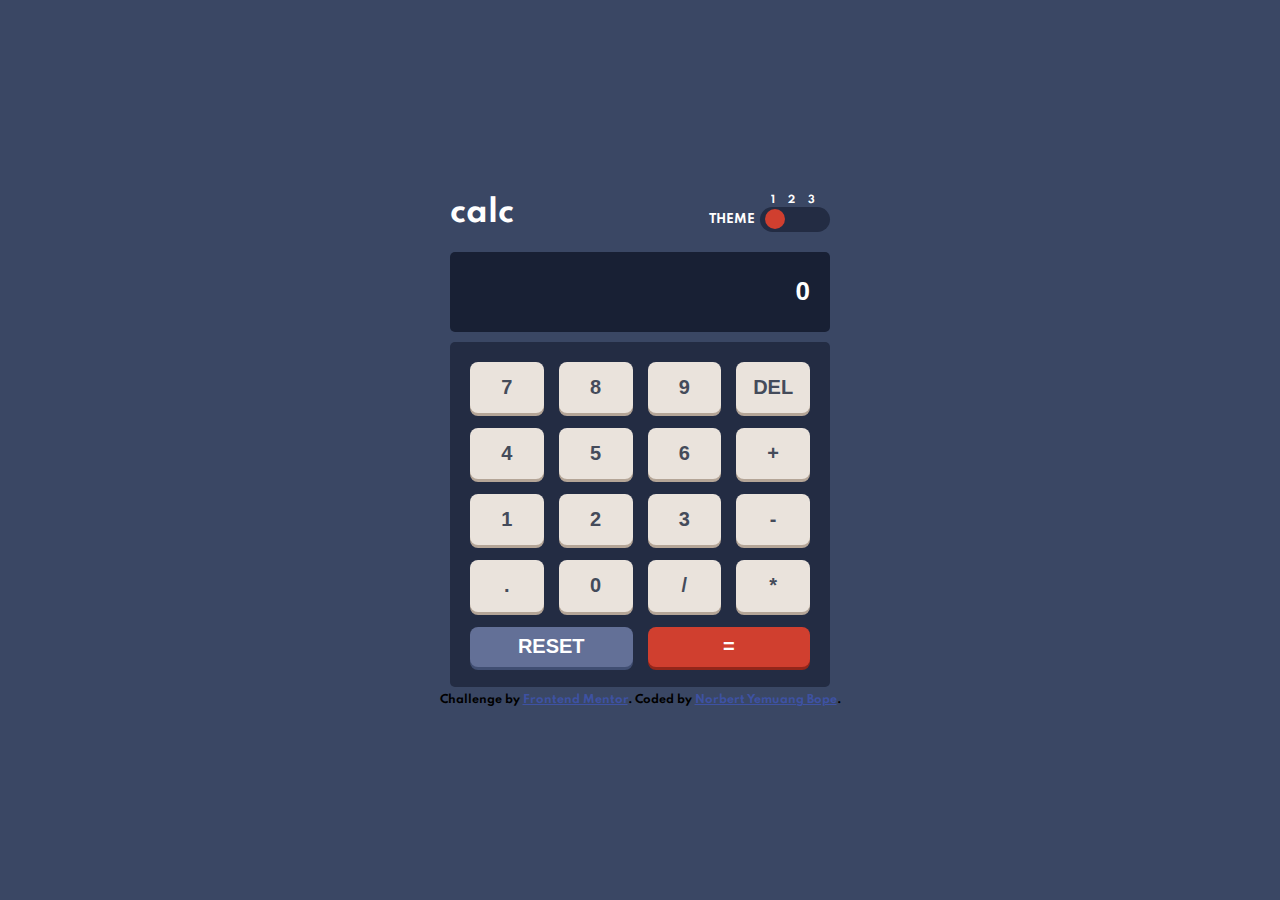
<file: index.html>
<!DOCTYPE html>
<html lang="en">
<head>
  <meta charset="UTF-8">
  <meta name="viewport" content="width=device-width, initial-scale=1.0 user-scalable=no">
  <meta name="Description" CONTENT="Author: Norbert Yemuang Bope">
  <meta name="googlebot" content="notranslate" />
  <link rel="icon" type="image/png" sizes="32x32" href="./images/favicon-32x32.png">
    <link rel="stylesheet" href="./calculatrice.css">
  <title>Frontend Challenge | Calculator app</title>
  <style>
    .attribution { font-size: 11px; text-align: center; }
    .attribution a { color: hsl(228, 45%, 44%); }
  </style>
</head>
<body>
    <main class="container">
      <div class="en-tete">
        <h1>calc</h1>
        <div class="btn-theme">
          <h2>THEME</h2>
          <div class="les-themes">
            <span>1 2 3</span>
            <div class="radio">
              <span id="checktheme1">
                </span>
              <span id="checktheme2">
                </span>
              <span id="checktheme3">
                </span>
              <span class="bulles"></span>
            </div>
          </div>
        </div>
      </div>
      <div class="display">
      <input type="text" id="afficheur" readonly="readonly"   value="0">
      </div>
      <div class="les-corps">
        <div class="btn">
        <input type="button" class="les-boutons" value="7">
        <input type="button" class="les-boutons" value="8">
        <input type="button" class="les-boutons" value="9">
        <input type="button" class="btn-function" value="DEL" id="delete">
        <input type="button" class="les-boutons" value="4">
        <input type="button" class="les-boutons" value="5">
        <input type="button" class="les-boutons" value="6">
        <input type="button" class="les-boutons-operateur" value="+">
        <input type="button" class="les-boutons" value="1">
        <input type="button" class="les-boutons" value="2">
        <input type="button" class="les-boutons" value="3">
        <input type="button" class="les-boutons-operateur"  value="-">
        <input type="button" class="les-boutons-virgule" id="virgule" value=".">
        <input type="button" class="les-boutons" value="0">
        <input type="button" class="les-boutons-operateur" value="/">
        <input type="button" class="les-boutons-operateur" value="*">
        </div>
        <div class="btn-footer">
          <input type="button" class="btn-function" value="RESET" id="reset">
          <input type="button" class="btn-function" value="=" id="reponse">
        </div>
      </div>
    </main>

  
  <div class="attribution">
    Challenge by <a href="https://www.frontendmentor.io?ref=challenge" target="_blank">Frontend Mentor</a>. 
    Coded by <a href="https://www.frontendmentor.io/solutions/css-flexboxcss-gridjavascriptsapi-local-storage-JFxMxMKjA">Norbert Yemuang Bope</a>.
  </div>
  <script src="theme-app.js"></script>
<script src="calculatrice.js"></script>
</body>
</html>
</file>
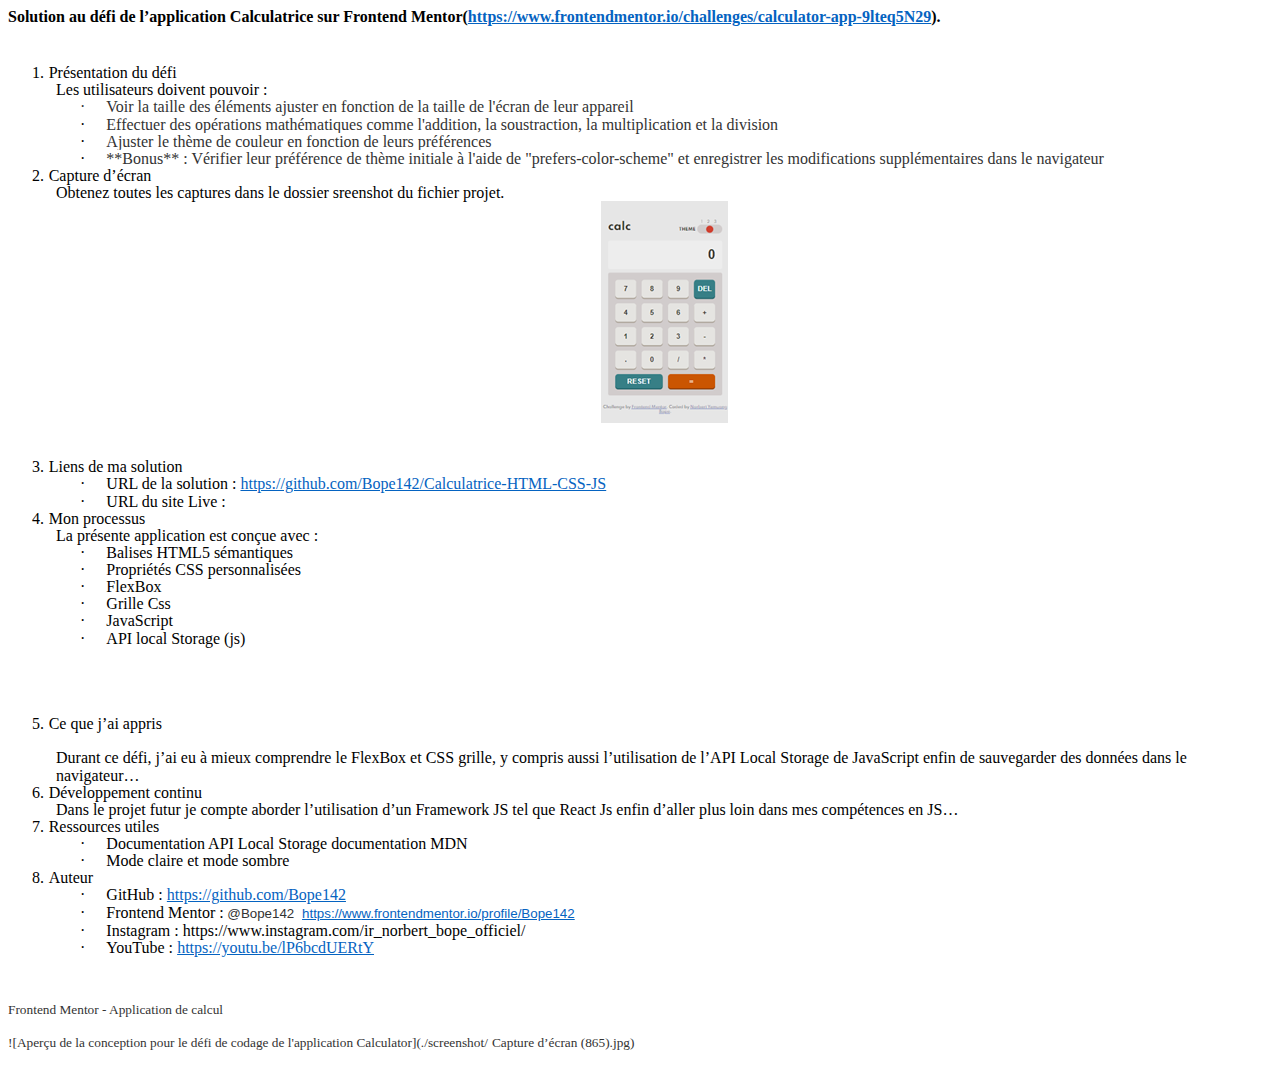
<file: README.htm>
<html xmlns:v="urn:schemas-microsoft-com:vml"
xmlns:o="urn:schemas-microsoft-com:office:office"
xmlns:w="urn:schemas-microsoft-com:office:word"
xmlns:m="http://schemas.microsoft.com/office/2004/12/omml"
xmlns="http://www.w3.org/TR/REC-html40">

<head>
<meta http-equiv=Content-Type content="text/html; charset=windows-1252">
<meta name=ProgId content=Word.Document>
<meta name=Generator content="Microsoft Word 15">
<meta name=Originator content="Microsoft Word 15">
<link rel=File-List href="README_fichiers/filelist.xml">
<link rel=Edit-Time-Data href="README_fichiers/editdata.mso">
<!--[if !mso]>
<style>
v\:* {behavior:url(#default#VML);}
o\:* {behavior:url(#default#VML);}
w\:* {behavior:url(#default#VML);}
.shape {behavior:url(#default#VML);}
</style>
<![endif]--><!--[if gte mso 9]><xml>
 <o:DocumentProperties>
  <o:Author>User</o:Author>
  <o:Template>Normal</o:Template>
  <o:LastAuthor>User</o:LastAuthor>
  <o:Revision>2</o:Revision>
  <o:TotalTime>40</o:TotalTime>
  <o:Created>2021-05-22T21:34:00Z</o:Created>
  <o:LastSaved>2021-05-22T21:34:00Z</o:LastSaved>
  <o:Pages>1</o:Pages>
  <o:Words>328</o:Words>
  <o:Characters>1807</o:Characters>
  <o:Lines>15</o:Lines>
  <o:Paragraphs>4</o:Paragraphs>
  <o:CharactersWithSpaces>2131</o:CharactersWithSpaces>
  <o:Version>15.00</o:Version>
 </o:DocumentProperties>
 <o:OfficeDocumentSettings>
  <o:AllowPNG/>
 </o:OfficeDocumentSettings>
</xml><![endif]-->
<link rel=themeData href="README_fichiers/themedata.thmx">
<link rel=colorSchemeMapping href="README_fichiers/colorschememapping.xml">
<!--[if gte mso 9]><xml>
 <w:WordDocument>
  <w:SpellingState>Clean</w:SpellingState>
  <w:GrammarState>Clean</w:GrammarState>
  <w:TrackMoves>false</w:TrackMoves>
  <w:TrackFormatting/>
  <w:HyphenationZone>21</w:HyphenationZone>
  <w:PunctuationKerning/>
  <w:ValidateAgainstSchemas/>
  <w:SaveIfXMLInvalid>false</w:SaveIfXMLInvalid>
  <w:IgnoreMixedContent>false</w:IgnoreMixedContent>
  <w:AlwaysShowPlaceholderText>false</w:AlwaysShowPlaceholderText>
  <w:DoNotPromoteQF/>
  <w:LidThemeOther>FR</w:LidThemeOther>
  <w:LidThemeAsian>X-NONE</w:LidThemeAsian>
  <w:LidThemeComplexScript>X-NONE</w:LidThemeComplexScript>
  <w:Compatibility>
   <w:BreakWrappedTables/>
   <w:SnapToGridInCell/>
   <w:WrapTextWithPunct/>
   <w:UseAsianBreakRules/>
   <w:DontGrowAutofit/>
   <w:SplitPgBreakAndParaMark/>
   <w:EnableOpenTypeKerning/>
   <w:DontFlipMirrorIndents/>
   <w:OverrideTableStyleHps/>
  </w:Compatibility>
  <m:mathPr>
   <m:mathFont m:val="Cambria Math"/>
   <m:brkBin m:val="before"/>
   <m:brkBinSub m:val="&#45;-"/>
   <m:smallFrac m:val="off"/>
   <m:dispDef/>
   <m:lMargin m:val="0"/>
   <m:rMargin m:val="0"/>
   <m:defJc m:val="centerGroup"/>
   <m:wrapIndent m:val="1440"/>
   <m:intLim m:val="subSup"/>
   <m:naryLim m:val="undOvr"/>
  </m:mathPr></w:WordDocument>
</xml><![endif]--><!--[if gte mso 9]><xml>
 <w:LatentStyles DefLockedState="false" DefUnhideWhenUsed="false"
  DefSemiHidden="false" DefQFormat="false" DefPriority="99"
  LatentStyleCount="371">
  <w:LsdException Locked="false" Priority="0" QFormat="true" Name="Normal"/>
  <w:LsdException Locked="false" Priority="9" QFormat="true" Name="heading 1"/>
  <w:LsdException Locked="false" Priority="9" SemiHidden="true"
   UnhideWhenUsed="true" QFormat="true" Name="heading 2"/>
  <w:LsdException Locked="false" Priority="9" SemiHidden="true"
   UnhideWhenUsed="true" QFormat="true" Name="heading 3"/>
  <w:LsdException Locked="false" Priority="9" SemiHidden="true"
   UnhideWhenUsed="true" QFormat="true" Name="heading 4"/>
  <w:LsdException Locked="false" Priority="9" SemiHidden="true"
   UnhideWhenUsed="true" QFormat="true" Name="heading 5"/>
  <w:LsdException Locked="false" Priority="9" SemiHidden="true"
   UnhideWhenUsed="true" QFormat="true" Name="heading 6"/>
  <w:LsdException Locked="false" Priority="9" SemiHidden="true"
   UnhideWhenUsed="true" QFormat="true" Name="heading 7"/>
  <w:LsdException Locked="false" Priority="9" SemiHidden="true"
   UnhideWhenUsed="true" QFormat="true" Name="heading 8"/>
  <w:LsdException Locked="false" Priority="9" SemiHidden="true"
   UnhideWhenUsed="true" QFormat="true" Name="heading 9"/>
  <w:LsdException Locked="false" SemiHidden="true" UnhideWhenUsed="true"
   Name="index 1"/>
  <w:LsdException Locked="false" SemiHidden="true" UnhideWhenUsed="true"
   Name="index 2"/>
  <w:LsdException Locked="false" SemiHidden="true" UnhideWhenUsed="true"
   Name="index 3"/>
  <w:LsdException Locked="false" SemiHidden="true" UnhideWhenUsed="true"
   Name="index 4"/>
  <w:LsdException Locked="false" SemiHidden="true" UnhideWhenUsed="true"
   Name="index 5"/>
  <w:LsdException Locked="false" SemiHidden="true" UnhideWhenUsed="true"
   Name="index 6"/>
  <w:LsdException Locked="false" SemiHidden="true" UnhideWhenUsed="true"
   Name="index 7"/>
  <w:LsdException Locked="false" SemiHidden="true" UnhideWhenUsed="true"
   Name="index 8"/>
  <w:LsdException Locked="false" SemiHidden="true" UnhideWhenUsed="true"
   Name="index 9"/>
  <w:LsdException Locked="false" Priority="39" SemiHidden="true"
   UnhideWhenUsed="true" Name="toc 1"/>
  <w:LsdException Locked="false" Priority="39" SemiHidden="true"
   UnhideWhenUsed="true" Name="toc 2"/>
  <w:LsdException Locked="false" Priority="39" SemiHidden="true"
   UnhideWhenUsed="true" Name="toc 3"/>
  <w:LsdException Locked="false" Priority="39" SemiHidden="true"
   UnhideWhenUsed="true" Name="toc 4"/>
  <w:LsdException Locked="false" Priority="39" SemiHidden="true"
   UnhideWhenUsed="true" Name="toc 5"/>
  <w:LsdException Locked="false" Priority="39" SemiHidden="true"
   UnhideWhenUsed="true" Name="toc 6"/>
  <w:LsdException Locked="false" Priority="39" SemiHidden="true"
   UnhideWhenUsed="true" Name="toc 7"/>
  <w:LsdException Locked="false" Priority="39" SemiHidden="true"
   UnhideWhenUsed="true" Name="toc 8"/>
  <w:LsdException Locked="false" Priority="39" SemiHidden="true"
   UnhideWhenUsed="true" Name="toc 9"/>
  <w:LsdException Locked="false" SemiHidden="true" UnhideWhenUsed="true"
   Name="Normal Indent"/>
  <w:LsdException Locked="false" SemiHidden="true" UnhideWhenUsed="true"
   Name="footnote text"/>
  <w:LsdException Locked="false" SemiHidden="true" UnhideWhenUsed="true"
   Name="annotation text"/>
  <w:LsdException Locked="false" SemiHidden="true" UnhideWhenUsed="true"
   Name="header"/>
  <w:LsdException Locked="false" SemiHidden="true" UnhideWhenUsed="true"
   Name="footer"/>
  <w:LsdException Locked="false" SemiHidden="true" UnhideWhenUsed="true"
   Name="index heading"/>
  <w:LsdException Locked="false" Priority="35" SemiHidden="true"
   UnhideWhenUsed="true" QFormat="true" Name="caption"/>
  <w:LsdException Locked="false" SemiHidden="true" UnhideWhenUsed="true"
   Name="table of figures"/>
  <w:LsdException Locked="false" SemiHidden="true" UnhideWhenUsed="true"
   Name="envelope address"/>
  <w:LsdException Locked="false" SemiHidden="true" UnhideWhenUsed="true"
   Name="envelope return"/>
  <w:LsdException Locked="false" SemiHidden="true" UnhideWhenUsed="true"
   Name="footnote reference"/>
  <w:LsdException Locked="false" SemiHidden="true" UnhideWhenUsed="true"
   Name="annotation reference"/>
  <w:LsdException Locked="false" SemiHidden="true" UnhideWhenUsed="true"
   Name="line number"/>
  <w:LsdException Locked="false" SemiHidden="true" UnhideWhenUsed="true"
   Name="page number"/>
  <w:LsdException Locked="false" SemiHidden="true" UnhideWhenUsed="true"
   Name="endnote reference"/>
  <w:LsdException Locked="false" SemiHidden="true" UnhideWhenUsed="true"
   Name="endnote text"/>
  <w:LsdException Locked="false" SemiHidden="true" UnhideWhenUsed="true"
   Name="table of authorities"/>
  <w:LsdException Locked="false" SemiHidden="true" UnhideWhenUsed="true"
   Name="macro"/>
  <w:LsdException Locked="false" SemiHidden="true" UnhideWhenUsed="true"
   Name="toa heading"/>
  <w:LsdException Locked="false" SemiHidden="true" UnhideWhenUsed="true"
   Name="List"/>
  <w:LsdException Locked="false" SemiHidden="true" UnhideWhenUsed="true"
   Name="List Bullet"/>
  <w:LsdException Locked="false" SemiHidden="true" UnhideWhenUsed="true"
   Name="List Number"/>
  <w:LsdException Locked="false" SemiHidden="true" UnhideWhenUsed="true"
   Name="List 2"/>
  <w:LsdException Locked="false" SemiHidden="true" UnhideWhenUsed="true"
   Name="List 3"/>
  <w:LsdException Locked="false" SemiHidden="true" UnhideWhenUsed="true"
   Name="List 4"/>
  <w:LsdException Locked="false" SemiHidden="true" UnhideWhenUsed="true"
   Name="List 5"/>
  <w:LsdException Locked="false" SemiHidden="true" UnhideWhenUsed="true"
   Name="List Bullet 2"/>
  <w:LsdException Locked="false" SemiHidden="true" UnhideWhenUsed="true"
   Name="List Bullet 3"/>
  <w:LsdException Locked="false" SemiHidden="true" UnhideWhenUsed="true"
   Name="List Bullet 4"/>
  <w:LsdException Locked="false" SemiHidden="true" UnhideWhenUsed="true"
   Name="List Bullet 5"/>
  <w:LsdException Locked="false" SemiHidden="true" UnhideWhenUsed="true"
   Name="List Number 2"/>
  <w:LsdException Locked="false" SemiHidden="true" UnhideWhenUsed="true"
   Name="List Number 3"/>
  <w:LsdException Locked="false" SemiHidden="true" UnhideWhenUsed="true"
   Name="List Number 4"/>
  <w:LsdException Locked="false" SemiHidden="true" UnhideWhenUsed="true"
   Name="List Number 5"/>
  <w:LsdException Locked="false" Priority="10" QFormat="true" Name="Title"/>
  <w:LsdException Locked="false" SemiHidden="true" UnhideWhenUsed="true"
   Name="Closing"/>
  <w:LsdException Locked="false" SemiHidden="true" UnhideWhenUsed="true"
   Name="Signature"/>
  <w:LsdException Locked="false" Priority="1" SemiHidden="true"
   UnhideWhenUsed="true" Name="Default Paragraph Font"/>
  <w:LsdException Locked="false" SemiHidden="true" UnhideWhenUsed="true"
   Name="Body Text"/>
  <w:LsdException Locked="false" SemiHidden="true" UnhideWhenUsed="true"
   Name="Body Text Indent"/>
  <w:LsdException Locked="false" SemiHidden="true" UnhideWhenUsed="true"
   Name="List Continue"/>
  <w:LsdException Locked="false" SemiHidden="true" UnhideWhenUsed="true"
   Name="List Continue 2"/>
  <w:LsdException Locked="false" SemiHidden="true" UnhideWhenUsed="true"
   Name="List Continue 3"/>
  <w:LsdException Locked="false" SemiHidden="true" UnhideWhenUsed="true"
   Name="List Continue 4"/>
  <w:LsdException Locked="false" SemiHidden="true" UnhideWhenUsed="true"
   Name="List Continue 5"/>
  <w:LsdException Locked="false" SemiHidden="true" UnhideWhenUsed="true"
   Name="Message Header"/>
  <w:LsdException Locked="false" Priority="11" QFormat="true" Name="Subtitle"/>
  <w:LsdException Locked="false" SemiHidden="true" UnhideWhenUsed="true"
   Name="Salutation"/>
  <w:LsdException Locked="false" SemiHidden="true" UnhideWhenUsed="true"
   Name="Date"/>
  <w:LsdException Locked="false" SemiHidden="true" UnhideWhenUsed="true"
   Name="Body Text First Indent"/>
  <w:LsdException Locked="false" SemiHidden="true" UnhideWhenUsed="true"
   Name="Body Text First Indent 2"/>
  <w:LsdException Locked="false" SemiHidden="true" UnhideWhenUsed="true"
   Name="Note Heading"/>
  <w:LsdException Locked="false" SemiHidden="true" UnhideWhenUsed="true"
   Name="Body Text 2"/>
  <w:LsdException Locked="false" SemiHidden="true" UnhideWhenUsed="true"
   Name="Body Text 3"/>
  <w:LsdException Locked="false" SemiHidden="true" UnhideWhenUsed="true"
   Name="Body Text Indent 2"/>
  <w:LsdException Locked="false" SemiHidden="true" UnhideWhenUsed="true"
   Name="Body Text Indent 3"/>
  <w:LsdException Locked="false" SemiHidden="true" UnhideWhenUsed="true"
   Name="Block Text"/>
  <w:LsdException Locked="false" SemiHidden="true" UnhideWhenUsed="true"
   Name="Hyperlink"/>
  <w:LsdException Locked="false" SemiHidden="true" UnhideWhenUsed="true"
   Name="FollowedHyperlink"/>
  <w:LsdException Locked="false" Priority="22" QFormat="true" Name="Strong"/>
  <w:LsdException Locked="false" Priority="20" QFormat="true" Name="Emphasis"/>
  <w:LsdException Locked="false" SemiHidden="true" UnhideWhenUsed="true"
   Name="Document Map"/>
  <w:LsdException Locked="false" SemiHidden="true" UnhideWhenUsed="true"
   Name="Plain Text"/>
  <w:LsdException Locked="false" SemiHidden="true" UnhideWhenUsed="true"
   Name="E-mail Signature"/>
  <w:LsdException Locked="false" SemiHidden="true" UnhideWhenUsed="true"
   Name="HTML Top of Form"/>
  <w:LsdException Locked="false" SemiHidden="true" UnhideWhenUsed="true"
   Name="HTML Bottom of Form"/>
  <w:LsdException Locked="false" SemiHidden="true" UnhideWhenUsed="true"
   Name="Normal (Web)"/>
  <w:LsdException Locked="false" SemiHidden="true" UnhideWhenUsed="true"
   Name="HTML Acronym"/>
  <w:LsdException Locked="false" SemiHidden="true" UnhideWhenUsed="true"
   Name="HTML Address"/>
  <w:LsdException Locked="false" SemiHidden="true" UnhideWhenUsed="true"
   Name="HTML Cite"/>
  <w:LsdException Locked="false" SemiHidden="true" UnhideWhenUsed="true"
   Name="HTML Code"/>
  <w:LsdException Locked="false" SemiHidden="true" UnhideWhenUsed="true"
   Name="HTML Definition"/>
  <w:LsdException Locked="false" SemiHidden="true" UnhideWhenUsed="true"
   Name="HTML Keyboard"/>
  <w:LsdException Locked="false" SemiHidden="true" UnhideWhenUsed="true"
   Name="HTML Preformatted"/>
  <w:LsdException Locked="false" SemiHidden="true" UnhideWhenUsed="true"
   Name="HTML Sample"/>
  <w:LsdException Locked="false" SemiHidden="true" UnhideWhenUsed="true"
   Name="HTML Typewriter"/>
  <w:LsdException Locked="false" SemiHidden="true" UnhideWhenUsed="true"
   Name="HTML Variable"/>
  <w:LsdException Locked="false" SemiHidden="true" UnhideWhenUsed="true"
   Name="Normal Table"/>
  <w:LsdException Locked="false" SemiHidden="true" UnhideWhenUsed="true"
   Name="annotation subject"/>
  <w:LsdException Locked="false" SemiHidden="true" UnhideWhenUsed="true"
   Name="No List"/>
  <w:LsdException Locked="false" SemiHidden="true" UnhideWhenUsed="true"
   Name="Outline List 1"/>
  <w:LsdException Locked="false" SemiHidden="true" UnhideWhenUsed="true"
   Name="Outline List 2"/>
  <w:LsdException Locked="false" SemiHidden="true" UnhideWhenUsed="true"
   Name="Outline List 3"/>
  <w:LsdException Locked="false" SemiHidden="true" UnhideWhenUsed="true"
   Name="Table Simple 1"/>
  <w:LsdException Locked="false" SemiHidden="true" UnhideWhenUsed="true"
   Name="Table Simple 2"/>
  <w:LsdException Locked="false" SemiHidden="true" UnhideWhenUsed="true"
   Name="Table Simple 3"/>
  <w:LsdException Locked="false" SemiHidden="true" UnhideWhenUsed="true"
   Name="Table Classic 1"/>
  <w:LsdException Locked="false" SemiHidden="true" UnhideWhenUsed="true"
   Name="Table Classic 2"/>
  <w:LsdException Locked="false" SemiHidden="true" UnhideWhenUsed="true"
   Name="Table Classic 3"/>
  <w:LsdException Locked="false" SemiHidden="true" UnhideWhenUsed="true"
   Name="Table Classic 4"/>
  <w:LsdException Locked="false" SemiHidden="true" UnhideWhenUsed="true"
   Name="Table Colorful 1"/>
  <w:LsdException Locked="false" SemiHidden="true" UnhideWhenUsed="true"
   Name="Table Colorful 2"/>
  <w:LsdException Locked="false" SemiHidden="true" UnhideWhenUsed="true"
   Name="Table Colorful 3"/>
  <w:LsdException Locked="false" SemiHidden="true" UnhideWhenUsed="true"
   Name="Table Columns 1"/>
  <w:LsdException Locked="false" SemiHidden="true" UnhideWhenUsed="true"
   Name="Table Columns 2"/>
  <w:LsdException Locked="false" SemiHidden="true" UnhideWhenUsed="true"
   Name="Table Columns 3"/>
  <w:LsdException Locked="false" SemiHidden="true" UnhideWhenUsed="true"
   Name="Table Columns 4"/>
  <w:LsdException Locked="false" SemiHidden="true" UnhideWhenUsed="true"
   Name="Table Columns 5"/>
  <w:LsdException Locked="false" SemiHidden="true" UnhideWhenUsed="true"
   Name="Table Grid 1"/>
  <w:LsdException Locked="false" SemiHidden="true" UnhideWhenUsed="true"
   Name="Table Grid 2"/>
  <w:LsdException Locked="false" SemiHidden="true" UnhideWhenUsed="true"
   Name="Table Grid 3"/>
  <w:LsdException Locked="false" SemiHidden="true" UnhideWhenUsed="true"
   Name="Table Grid 4"/>
  <w:LsdException Locked="false" SemiHidden="true" UnhideWhenUsed="true"
   Name="Table Grid 5"/>
  <w:LsdException Locked="false" SemiHidden="true" UnhideWhenUsed="true"
   Name="Table Grid 6"/>
  <w:LsdException Locked="false" SemiHidden="true" UnhideWhenUsed="true"
   Name="Table Grid 7"/>
  <w:LsdException Locked="false" SemiHidden="true" UnhideWhenUsed="true"
   Name="Table Grid 8"/>
  <w:LsdException Locked="false" SemiHidden="true" UnhideWhenUsed="true"
   Name="Table List 1"/>
  <w:LsdException Locked="false" SemiHidden="true" UnhideWhenUsed="true"
   Name="Table List 2"/>
  <w:LsdException Locked="false" SemiHidden="true" UnhideWhenUsed="true"
   Name="Table List 3"/>
  <w:LsdException Locked="false" SemiHidden="true" UnhideWhenUsed="true"
   Name="Table List 4"/>
  <w:LsdException Locked="false" SemiHidden="true" UnhideWhenUsed="true"
   Name="Table List 5"/>
  <w:LsdException Locked="false" SemiHidden="true" UnhideWhenUsed="true"
   Name="Table List 6"/>
  <w:LsdException Locked="false" SemiHidden="true" UnhideWhenUsed="true"
   Name="Table List 7"/>
  <w:LsdException Locked="false" SemiHidden="true" UnhideWhenUsed="true"
   Name="Table List 8"/>
  <w:LsdException Locked="false" SemiHidden="true" UnhideWhenUsed="true"
   Name="Table 3D effects 1"/>
  <w:LsdException Locked="false" SemiHidden="true" UnhideWhenUsed="true"
   Name="Table 3D effects 2"/>
  <w:LsdException Locked="false" SemiHidden="true" UnhideWhenUsed="true"
   Name="Table 3D effects 3"/>
  <w:LsdException Locked="false" SemiHidden="true" UnhideWhenUsed="true"
   Name="Table Contemporary"/>
  <w:LsdException Locked="false" SemiHidden="true" UnhideWhenUsed="true"
   Name="Table Elegant"/>
  <w:LsdException Locked="false" SemiHidden="true" UnhideWhenUsed="true"
   Name="Table Professional"/>
  <w:LsdException Locked="false" SemiHidden="true" UnhideWhenUsed="true"
   Name="Table Subtle 1"/>
  <w:LsdException Locked="false" SemiHidden="true" UnhideWhenUsed="true"
   Name="Table Subtle 2"/>
  <w:LsdException Locked="false" SemiHidden="true" UnhideWhenUsed="true"
   Name="Table Web 1"/>
  <w:LsdException Locked="false" SemiHidden="true" UnhideWhenUsed="true"
   Name="Table Web 2"/>
  <w:LsdException Locked="false" SemiHidden="true" UnhideWhenUsed="true"
   Name="Table Web 3"/>
  <w:LsdException Locked="false" SemiHidden="true" UnhideWhenUsed="true"
   Name="Balloon Text"/>
  <w:LsdException Locked="false" Priority="39" Name="Table Grid"/>
  <w:LsdException Locked="false" SemiHidden="true" UnhideWhenUsed="true"
   Name="Table Theme"/>
  <w:LsdException Locked="false" SemiHidden="true" Name="Placeholder Text"/>
  <w:LsdException Locked="false" Priority="1" QFormat="true" Name="No Spacing"/>
  <w:LsdException Locked="false" Priority="60" Name="Light Shading"/>
  <w:LsdException Locked="false" Priority="61" Name="Light List"/>
  <w:LsdException Locked="false" Priority="62" Name="Light Grid"/>
  <w:LsdException Locked="false" Priority="63" Name="Medium Shading 1"/>
  <w:LsdException Locked="false" Priority="64" Name="Medium Shading 2"/>
  <w:LsdException Locked="false" Priority="65" Name="Medium List 1"/>
  <w:LsdException Locked="false" Priority="66" Name="Medium List 2"/>
  <w:LsdException Locked="false" Priority="67" Name="Medium Grid 1"/>
  <w:LsdException Locked="false" Priority="68" Name="Medium Grid 2"/>
  <w:LsdException Locked="false" Priority="69" Name="Medium Grid 3"/>
  <w:LsdException Locked="false" Priority="70" Name="Dark List"/>
  <w:LsdException Locked="false" Priority="71" Name="Colorful Shading"/>
  <w:LsdException Locked="false" Priority="72" Name="Colorful List"/>
  <w:LsdException Locked="false" Priority="73" Name="Colorful Grid"/>
  <w:LsdException Locked="false" Priority="60" Name="Light Shading Accent 1"/>
  <w:LsdException Locked="false" Priority="61" Name="Light List Accent 1"/>
  <w:LsdException Locked="false" Priority="62" Name="Light Grid Accent 1"/>
  <w:LsdException Locked="false" Priority="63" Name="Medium Shading 1 Accent 1"/>
  <w:LsdException Locked="false" Priority="64" Name="Medium Shading 2 Accent 1"/>
  <w:LsdException Locked="false" Priority="65" Name="Medium List 1 Accent 1"/>
  <w:LsdException Locked="false" SemiHidden="true" Name="Revision"/>
  <w:LsdException Locked="false" Priority="34" QFormat="true"
   Name="List Paragraph"/>
  <w:LsdException Locked="false" Priority="29" QFormat="true" Name="Quote"/>
  <w:LsdException Locked="false" Priority="30" QFormat="true"
   Name="Intense Quote"/>
  <w:LsdException Locked="false" Priority="66" Name="Medium List 2 Accent 1"/>
  <w:LsdException Locked="false" Priority="67" Name="Medium Grid 1 Accent 1"/>
  <w:LsdException Locked="false" Priority="68" Name="Medium Grid 2 Accent 1"/>
  <w:LsdException Locked="false" Priority="69" Name="Medium Grid 3 Accent 1"/>
  <w:LsdException Locked="false" Priority="70" Name="Dark List Accent 1"/>
  <w:LsdException Locked="false" Priority="71" Name="Colorful Shading Accent 1"/>
  <w:LsdException Locked="false" Priority="72" Name="Colorful List Accent 1"/>
  <w:LsdException Locked="false" Priority="73" Name="Colorful Grid Accent 1"/>
  <w:LsdException Locked="false" Priority="60" Name="Light Shading Accent 2"/>
  <w:LsdException Locked="false" Priority="61" Name="Light List Accent 2"/>
  <w:LsdException Locked="false" Priority="62" Name="Light Grid Accent 2"/>
  <w:LsdException Locked="false" Priority="63" Name="Medium Shading 1 Accent 2"/>
  <w:LsdException Locked="false" Priority="64" Name="Medium Shading 2 Accent 2"/>
  <w:LsdException Locked="false" Priority="65" Name="Medium List 1 Accent 2"/>
  <w:LsdException Locked="false" Priority="66" Name="Medium List 2 Accent 2"/>
  <w:LsdException Locked="false" Priority="67" Name="Medium Grid 1 Accent 2"/>
  <w:LsdException Locked="false" Priority="68" Name="Medium Grid 2 Accent 2"/>
  <w:LsdException Locked="false" Priority="69" Name="Medium Grid 3 Accent 2"/>
  <w:LsdException Locked="false" Priority="70" Name="Dark List Accent 2"/>
  <w:LsdException Locked="false" Priority="71" Name="Colorful Shading Accent 2"/>
  <w:LsdException Locked="false" Priority="72" Name="Colorful List Accent 2"/>
  <w:LsdException Locked="false" Priority="73" Name="Colorful Grid Accent 2"/>
  <w:LsdException Locked="false" Priority="60" Name="Light Shading Accent 3"/>
  <w:LsdException Locked="false" Priority="61" Name="Light List Accent 3"/>
  <w:LsdException Locked="false" Priority="62" Name="Light Grid Accent 3"/>
  <w:LsdException Locked="false" Priority="63" Name="Medium Shading 1 Accent 3"/>
  <w:LsdException Locked="false" Priority="64" Name="Medium Shading 2 Accent 3"/>
  <w:LsdException Locked="false" Priority="65" Name="Medium List 1 Accent 3"/>
  <w:LsdException Locked="false" Priority="66" Name="Medium List 2 Accent 3"/>
  <w:LsdException Locked="false" Priority="67" Name="Medium Grid 1 Accent 3"/>
  <w:LsdException Locked="false" Priority="68" Name="Medium Grid 2 Accent 3"/>
  <w:LsdException Locked="false" Priority="69" Name="Medium Grid 3 Accent 3"/>
  <w:LsdException Locked="false" Priority="70" Name="Dark List Accent 3"/>
  <w:LsdException Locked="false" Priority="71" Name="Colorful Shading Accent 3"/>
  <w:LsdException Locked="false" Priority="72" Name="Colorful List Accent 3"/>
  <w:LsdException Locked="false" Priority="73" Name="Colorful Grid Accent 3"/>
  <w:LsdException Locked="false" Priority="60" Name="Light Shading Accent 4"/>
  <w:LsdException Locked="false" Priority="61" Name="Light List Accent 4"/>
  <w:LsdException Locked="false" Priority="62" Name="Light Grid Accent 4"/>
  <w:LsdException Locked="false" Priority="63" Name="Medium Shading 1 Accent 4"/>
  <w:LsdException Locked="false" Priority="64" Name="Medium Shading 2 Accent 4"/>
  <w:LsdException Locked="false" Priority="65" Name="Medium List 1 Accent 4"/>
  <w:LsdException Locked="false" Priority="66" Name="Medium List 2 Accent 4"/>
  <w:LsdException Locked="false" Priority="67" Name="Medium Grid 1 Accent 4"/>
  <w:LsdException Locked="false" Priority="68" Name="Medium Grid 2 Accent 4"/>
  <w:LsdException Locked="false" Priority="69" Name="Medium Grid 3 Accent 4"/>
  <w:LsdException Locked="false" Priority="70" Name="Dark List Accent 4"/>
  <w:LsdException Locked="false" Priority="71" Name="Colorful Shading Accent 4"/>
  <w:LsdException Locked="false" Priority="72" Name="Colorful List Accent 4"/>
  <w:LsdException Locked="false" Priority="73" Name="Colorful Grid Accent 4"/>
  <w:LsdException Locked="false" Priority="60" Name="Light Shading Accent 5"/>
  <w:LsdException Locked="false" Priority="61" Name="Light List Accent 5"/>
  <w:LsdException Locked="false" Priority="62" Name="Light Grid Accent 5"/>
  <w:LsdException Locked="false" Priority="63" Name="Medium Shading 1 Accent 5"/>
  <w:LsdException Locked="false" Priority="64" Name="Medium Shading 2 Accent 5"/>
  <w:LsdException Locked="false" Priority="65" Name="Medium List 1 Accent 5"/>
  <w:LsdException Locked="false" Priority="66" Name="Medium List 2 Accent 5"/>
  <w:LsdException Locked="false" Priority="67" Name="Medium Grid 1 Accent 5"/>
  <w:LsdException Locked="false" Priority="68" Name="Medium Grid 2 Accent 5"/>
  <w:LsdException Locked="false" Priority="69" Name="Medium Grid 3 Accent 5"/>
  <w:LsdException Locked="false" Priority="70" Name="Dark List Accent 5"/>
  <w:LsdException Locked="false" Priority="71" Name="Colorful Shading Accent 5"/>
  <w:LsdException Locked="false" Priority="72" Name="Colorful List Accent 5"/>
  <w:LsdException Locked="false" Priority="73" Name="Colorful Grid Accent 5"/>
  <w:LsdException Locked="false" Priority="60" Name="Light Shading Accent 6"/>
  <w:LsdException Locked="false" Priority="61" Name="Light List Accent 6"/>
  <w:LsdException Locked="false" Priority="62" Name="Light Grid Accent 6"/>
  <w:LsdException Locked="false" Priority="63" Name="Medium Shading 1 Accent 6"/>
  <w:LsdException Locked="false" Priority="64" Name="Medium Shading 2 Accent 6"/>
  <w:LsdException Locked="false" Priority="65" Name="Medium List 1 Accent 6"/>
  <w:LsdException Locked="false" Priority="66" Name="Medium List 2 Accent 6"/>
  <w:LsdException Locked="false" Priority="67" Name="Medium Grid 1 Accent 6"/>
  <w:LsdException Locked="false" Priority="68" Name="Medium Grid 2 Accent 6"/>
  <w:LsdException Locked="false" Priority="69" Name="Medium Grid 3 Accent 6"/>
  <w:LsdException Locked="false" Priority="70" Name="Dark List Accent 6"/>
  <w:LsdException Locked="false" Priority="71" Name="Colorful Shading Accent 6"/>
  <w:LsdException Locked="false" Priority="72" Name="Colorful List Accent 6"/>
  <w:LsdException Locked="false" Priority="73" Name="Colorful Grid Accent 6"/>
  <w:LsdException Locked="false" Priority="19" QFormat="true"
   Name="Subtle Emphasis"/>
  <w:LsdException Locked="false" Priority="21" QFormat="true"
   Name="Intense Emphasis"/>
  <w:LsdException Locked="false" Priority="31" QFormat="true"
   Name="Subtle Reference"/>
  <w:LsdException Locked="false" Priority="32" QFormat="true"
   Name="Intense Reference"/>
  <w:LsdException Locked="false" Priority="33" QFormat="true" Name="Book Title"/>
  <w:LsdException Locked="false" Priority="37" SemiHidden="true"
   UnhideWhenUsed="true" Name="Bibliography"/>
  <w:LsdException Locked="false" Priority="39" SemiHidden="true"
   UnhideWhenUsed="true" QFormat="true" Name="TOC Heading"/>
  <w:LsdException Locked="false" Priority="41" Name="Plain Table 1"/>
  <w:LsdException Locked="false" Priority="42" Name="Plain Table 2"/>
  <w:LsdException Locked="false" Priority="43" Name="Plain Table 3"/>
  <w:LsdException Locked="false" Priority="44" Name="Plain Table 4"/>
  <w:LsdException Locked="false" Priority="45" Name="Plain Table 5"/>
  <w:LsdException Locked="false" Priority="40" Name="Grid Table Light"/>
  <w:LsdException Locked="false" Priority="46" Name="Grid Table 1 Light"/>
  <w:LsdException Locked="false" Priority="47" Name="Grid Table 2"/>
  <w:LsdException Locked="false" Priority="48" Name="Grid Table 3"/>
  <w:LsdException Locked="false" Priority="49" Name="Grid Table 4"/>
  <w:LsdException Locked="false" Priority="50" Name="Grid Table 5 Dark"/>
  <w:LsdException Locked="false" Priority="51" Name="Grid Table 6 Colorful"/>
  <w:LsdException Locked="false" Priority="52" Name="Grid Table 7 Colorful"/>
  <w:LsdException Locked="false" Priority="46"
   Name="Grid Table 1 Light Accent 1"/>
  <w:LsdException Locked="false" Priority="47" Name="Grid Table 2 Accent 1"/>
  <w:LsdException Locked="false" Priority="48" Name="Grid Table 3 Accent 1"/>
  <w:LsdException Locked="false" Priority="49" Name="Grid Table 4 Accent 1"/>
  <w:LsdException Locked="false" Priority="50" Name="Grid Table 5 Dark Accent 1"/>
  <w:LsdException Locked="false" Priority="51"
   Name="Grid Table 6 Colorful Accent 1"/>
  <w:LsdException Locked="false" Priority="52"
   Name="Grid Table 7 Colorful Accent 1"/>
  <w:LsdException Locked="false" Priority="46"
   Name="Grid Table 1 Light Accent 2"/>
  <w:LsdException Locked="false" Priority="47" Name="Grid Table 2 Accent 2"/>
  <w:LsdException Locked="false" Priority="48" Name="Grid Table 3 Accent 2"/>
  <w:LsdException Locked="false" Priority="49" Name="Grid Table 4 Accent 2"/>
  <w:LsdException Locked="false" Priority="50" Name="Grid Table 5 Dark Accent 2"/>
  <w:LsdException Locked="false" Priority="51"
   Name="Grid Table 6 Colorful Accent 2"/>
  <w:LsdException Locked="false" Priority="52"
   Name="Grid Table 7 Colorful Accent 2"/>
  <w:LsdException Locked="false" Priority="46"
   Name="Grid Table 1 Light Accent 3"/>
  <w:LsdException Locked="false" Priority="47" Name="Grid Table 2 Accent 3"/>
  <w:LsdException Locked="false" Priority="48" Name="Grid Table 3 Accent 3"/>
  <w:LsdException Locked="false" Priority="49" Name="Grid Table 4 Accent 3"/>
  <w:LsdException Locked="false" Priority="50" Name="Grid Table 5 Dark Accent 3"/>
  <w:LsdException Locked="false" Priority="51"
   Name="Grid Table 6 Colorful Accent 3"/>
  <w:LsdException Locked="false" Priority="52"
   Name="Grid Table 7 Colorful Accent 3"/>
  <w:LsdException Locked="false" Priority="46"
   Name="Grid Table 1 Light Accent 4"/>
  <w:LsdException Locked="false" Priority="47" Name="Grid Table 2 Accent 4"/>
  <w:LsdException Locked="false" Priority="48" Name="Grid Table 3 Accent 4"/>
  <w:LsdException Locked="false" Priority="49" Name="Grid Table 4 Accent 4"/>
  <w:LsdException Locked="false" Priority="50" Name="Grid Table 5 Dark Accent 4"/>
  <w:LsdException Locked="false" Priority="51"
   Name="Grid Table 6 Colorful Accent 4"/>
  <w:LsdException Locked="false" Priority="52"
   Name="Grid Table 7 Colorful Accent 4"/>
  <w:LsdException Locked="false" Priority="46"
   Name="Grid Table 1 Light Accent 5"/>
  <w:LsdException Locked="false" Priority="47" Name="Grid Table 2 Accent 5"/>
  <w:LsdException Locked="false" Priority="48" Name="Grid Table 3 Accent 5"/>
  <w:LsdException Locked="false" Priority="49" Name="Grid Table 4 Accent 5"/>
  <w:LsdException Locked="false" Priority="50" Name="Grid Table 5 Dark Accent 5"/>
  <w:LsdException Locked="false" Priority="51"
   Name="Grid Table 6 Colorful Accent 5"/>
  <w:LsdException Locked="false" Priority="52"
   Name="Grid Table 7 Colorful Accent 5"/>
  <w:LsdException Locked="false" Priority="46"
   Name="Grid Table 1 Light Accent 6"/>
  <w:LsdException Locked="false" Priority="47" Name="Grid Table 2 Accent 6"/>
  <w:LsdException Locked="false" Priority="48" Name="Grid Table 3 Accent 6"/>
  <w:LsdException Locked="false" Priority="49" Name="Grid Table 4 Accent 6"/>
  <w:LsdException Locked="false" Priority="50" Name="Grid Table 5 Dark Accent 6"/>
  <w:LsdException Locked="false" Priority="51"
   Name="Grid Table 6 Colorful Accent 6"/>
  <w:LsdException Locked="false" Priority="52"
   Name="Grid Table 7 Colorful Accent 6"/>
  <w:LsdException Locked="false" Priority="46" Name="List Table 1 Light"/>
  <w:LsdException Locked="false" Priority="47" Name="List Table 2"/>
  <w:LsdException Locked="false" Priority="48" Name="List Table 3"/>
  <w:LsdException Locked="false" Priority="49" Name="List Table 4"/>
  <w:LsdException Locked="false" Priority="50" Name="List Table 5 Dark"/>
  <w:LsdException Locked="false" Priority="51" Name="List Table 6 Colorful"/>
  <w:LsdException Locked="false" Priority="52" Name="List Table 7 Colorful"/>
  <w:LsdException Locked="false" Priority="46"
   Name="List Table 1 Light Accent 1"/>
  <w:LsdException Locked="false" Priority="47" Name="List Table 2 Accent 1"/>
  <w:LsdException Locked="false" Priority="48" Name="List Table 3 Accent 1"/>
  <w:LsdException Locked="false" Priority="49" Name="List Table 4 Accent 1"/>
  <w:LsdException Locked="false" Priority="50" Name="List Table 5 Dark Accent 1"/>
  <w:LsdException Locked="false" Priority="51"
   Name="List Table 6 Colorful Accent 1"/>
  <w:LsdException Locked="false" Priority="52"
   Name="List Table 7 Colorful Accent 1"/>
  <w:LsdException Locked="false" Priority="46"
   Name="List Table 1 Light Accent 2"/>
  <w:LsdException Locked="false" Priority="47" Name="List Table 2 Accent 2"/>
  <w:LsdException Locked="false" Priority="48" Name="List Table 3 Accent 2"/>
  <w:LsdException Locked="false" Priority="49" Name="List Table 4 Accent 2"/>
  <w:LsdException Locked="false" Priority="50" Name="List Table 5 Dark Accent 2"/>
  <w:LsdException Locked="false" Priority="51"
   Name="List Table 6 Colorful Accent 2"/>
  <w:LsdException Locked="false" Priority="52"
   Name="List Table 7 Colorful Accent 2"/>
  <w:LsdException Locked="false" Priority="46"
   Name="List Table 1 Light Accent 3"/>
  <w:LsdException Locked="false" Priority="47" Name="List Table 2 Accent 3"/>
  <w:LsdException Locked="false" Priority="48" Name="List Table 3 Accent 3"/>
  <w:LsdException Locked="false" Priority="49" Name="List Table 4 Accent 3"/>
  <w:LsdException Locked="false" Priority="50" Name="List Table 5 Dark Accent 3"/>
  <w:LsdException Locked="false" Priority="51"
   Name="List Table 6 Colorful Accent 3"/>
  <w:LsdException Locked="false" Priority="52"
   Name="List Table 7 Colorful Accent 3"/>
  <w:LsdException Locked="false" Priority="46"
   Name="List Table 1 Light Accent 4"/>
  <w:LsdException Locked="false" Priority="47" Name="List Table 2 Accent 4"/>
  <w:LsdException Locked="false" Priority="48" Name="List Table 3 Accent 4"/>
  <w:LsdException Locked="false" Priority="49" Name="List Table 4 Accent 4"/>
  <w:LsdException Locked="false" Priority="50" Name="List Table 5 Dark Accent 4"/>
  <w:LsdException Locked="false" Priority="51"
   Name="List Table 6 Colorful Accent 4"/>
  <w:LsdException Locked="false" Priority="52"
   Name="List Table 7 Colorful Accent 4"/>
  <w:LsdException Locked="false" Priority="46"
   Name="List Table 1 Light Accent 5"/>
  <w:LsdException Locked="false" Priority="47" Name="List Table 2 Accent 5"/>
  <w:LsdException Locked="false" Priority="48" Name="List Table 3 Accent 5"/>
  <w:LsdException Locked="false" Priority="49" Name="List Table 4 Accent 5"/>
  <w:LsdException Locked="false" Priority="50" Name="List Table 5 Dark Accent 5"/>
  <w:LsdException Locked="false" Priority="51"
   Name="List Table 6 Colorful Accent 5"/>
  <w:LsdException Locked="false" Priority="52"
   Name="List Table 7 Colorful Accent 5"/>
  <w:LsdException Locked="false" Priority="46"
   Name="List Table 1 Light Accent 6"/>
  <w:LsdException Locked="false" Priority="47" Name="List Table 2 Accent 6"/>
  <w:LsdException Locked="false" Priority="48" Name="List Table 3 Accent 6"/>
  <w:LsdException Locked="false" Priority="49" Name="List Table 4 Accent 6"/>
  <w:LsdException Locked="false" Priority="50" Name="List Table 5 Dark Accent 6"/>
  <w:LsdException Locked="false" Priority="51"
   Name="List Table 6 Colorful Accent 6"/>
  <w:LsdException Locked="false" Priority="52"
   Name="List Table 7 Colorful Accent 6"/>
 </w:LatentStyles>
</xml><![endif]-->
<style>
<!--
 /* Font Definitions */
 @font-face
	{font-family:Helvetica;
	panose-1:2 11 6 4 2 2 2 2 2 4;
	mso-font-charset:0;
	mso-generic-font-family:swiss;
	mso-font-format:other;
	mso-font-pitch:variable;
	mso-font-signature:3 0 0 0 1 0;}
@font-face
	{font-family:Wingdings;
	panose-1:5 0 0 0 0 0 0 0 0 0;
	mso-font-charset:2;
	mso-generic-font-family:auto;
	mso-font-pitch:variable;
	mso-font-signature:0 268435456 0 0 -2147483648 0;}
@font-face
	{font-family:"Cambria Math";
	panose-1:2 4 5 3 5 4 6 3 2 4;
	mso-font-charset:0;
	mso-generic-font-family:roman;
	mso-font-pitch:variable;
	mso-font-signature:-536869121 1107305727 33554432 0 415 0;}
@font-face
	{font-family:Calibri;
	panose-1:2 15 5 2 2 2 4 3 2 4;
	mso-font-charset:0;
	mso-generic-font-family:swiss;
	mso-font-pitch:variable;
	mso-font-signature:-469750017 -1073732485 9 0 511 0;}
@font-face
	{font-family:Consolas;
	panose-1:2 11 6 9 2 2 4 3 2 4;
	mso-font-charset:0;
	mso-generic-font-family:modern;
	mso-font-pitch:fixed;
	mso-font-signature:-536869121 64767 1 0 415 0;}
 /* Style Definitions */
 p.MsoNormal, li.MsoNormal, div.MsoNormal
	{mso-style-unhide:no;
	mso-style-qformat:yes;
	mso-style-parent:"";
	margin-top:0cm;
	margin-right:0cm;
	margin-bottom:8.0pt;
	margin-left:0cm;
	line-height:107%;
	mso-pagination:widow-orphan;
	font-size:11.0pt;
	font-family:"Calibri",sans-serif;
	mso-ascii-font-family:Calibri;
	mso-ascii-theme-font:minor-latin;
	mso-fareast-font-family:Calibri;
	mso-fareast-theme-font:minor-latin;
	mso-hansi-font-family:Calibri;
	mso-hansi-theme-font:minor-latin;
	mso-bidi-font-family:"Times New Roman";
	mso-bidi-theme-font:minor-bidi;
	mso-fareast-language:EN-US;}
a:link, span.MsoHyperlink
	{mso-style-priority:99;
	color:#0563C1;
	mso-themecolor:hyperlink;
	text-decoration:underline;
	text-underline:single;}
a:visited, span.MsoHyperlinkFollowed
	{mso-style-noshow:yes;
	mso-style-priority:99;
	color:#954F72;
	mso-themecolor:followedhyperlink;
	text-decoration:underline;
	text-underline:single;}
p.MsoListParagraph, li.MsoListParagraph, div.MsoListParagraph
	{mso-style-priority:34;
	mso-style-unhide:no;
	mso-style-qformat:yes;
	margin-top:0cm;
	margin-right:0cm;
	margin-bottom:8.0pt;
	margin-left:36.0pt;
	mso-add-space:auto;
	line-height:107%;
	mso-pagination:widow-orphan;
	font-size:11.0pt;
	font-family:"Calibri",sans-serif;
	mso-ascii-font-family:Calibri;
	mso-ascii-theme-font:minor-latin;
	mso-fareast-font-family:Calibri;
	mso-fareast-theme-font:minor-latin;
	mso-hansi-font-family:Calibri;
	mso-hansi-theme-font:minor-latin;
	mso-bidi-font-family:"Times New Roman";
	mso-bidi-theme-font:minor-bidi;
	mso-fareast-language:EN-US;}
p.MsoListParagraphCxSpFirst, li.MsoListParagraphCxSpFirst, div.MsoListParagraphCxSpFirst
	{mso-style-priority:34;
	mso-style-unhide:no;
	mso-style-qformat:yes;
	mso-style-type:export-only;
	margin-top:0cm;
	margin-right:0cm;
	margin-bottom:0cm;
	margin-left:36.0pt;
	margin-bottom:.0001pt;
	mso-add-space:auto;
	line-height:107%;
	mso-pagination:widow-orphan;
	font-size:11.0pt;
	font-family:"Calibri",sans-serif;
	mso-ascii-font-family:Calibri;
	mso-ascii-theme-font:minor-latin;
	mso-fareast-font-family:Calibri;
	mso-fareast-theme-font:minor-latin;
	mso-hansi-font-family:Calibri;
	mso-hansi-theme-font:minor-latin;
	mso-bidi-font-family:"Times New Roman";
	mso-bidi-theme-font:minor-bidi;
	mso-fareast-language:EN-US;}
p.MsoListParagraphCxSpMiddle, li.MsoListParagraphCxSpMiddle, div.MsoListParagraphCxSpMiddle
	{mso-style-priority:34;
	mso-style-unhide:no;
	mso-style-qformat:yes;
	mso-style-type:export-only;
	margin-top:0cm;
	margin-right:0cm;
	margin-bottom:0cm;
	margin-left:36.0pt;
	margin-bottom:.0001pt;
	mso-add-space:auto;
	line-height:107%;
	mso-pagination:widow-orphan;
	font-size:11.0pt;
	font-family:"Calibri",sans-serif;
	mso-ascii-font-family:Calibri;
	mso-ascii-theme-font:minor-latin;
	mso-fareast-font-family:Calibri;
	mso-fareast-theme-font:minor-latin;
	mso-hansi-font-family:Calibri;
	mso-hansi-theme-font:minor-latin;
	mso-bidi-font-family:"Times New Roman";
	mso-bidi-theme-font:minor-bidi;
	mso-fareast-language:EN-US;}
p.MsoListParagraphCxSpLast, li.MsoListParagraphCxSpLast, div.MsoListParagraphCxSpLast
	{mso-style-priority:34;
	mso-style-unhide:no;
	mso-style-qformat:yes;
	mso-style-type:export-only;
	margin-top:0cm;
	margin-right:0cm;
	margin-bottom:8.0pt;
	margin-left:36.0pt;
	mso-add-space:auto;
	line-height:107%;
	mso-pagination:widow-orphan;
	font-size:11.0pt;
	font-family:"Calibri",sans-serif;
	mso-ascii-font-family:Calibri;
	mso-ascii-theme-font:minor-latin;
	mso-fareast-font-family:Calibri;
	mso-fareast-theme-font:minor-latin;
	mso-hansi-font-family:Calibri;
	mso-hansi-theme-font:minor-latin;
	mso-bidi-font-family:"Times New Roman";
	mso-bidi-theme-font:minor-bidi;
	mso-fareast-language:EN-US;}
span.SpellE
	{mso-style-name:"";
	mso-spl-e:yes;}
span.GramE
	{mso-style-name:"";
	mso-gram-e:yes;}
.MsoChpDefault
	{mso-style-type:export-only;
	mso-default-props:yes;
	font-family:"Calibri",sans-serif;
	mso-ascii-font-family:Calibri;
	mso-ascii-theme-font:minor-latin;
	mso-fareast-font-family:Calibri;
	mso-fareast-theme-font:minor-latin;
	mso-hansi-font-family:Calibri;
	mso-hansi-theme-font:minor-latin;
	mso-bidi-font-family:"Times New Roman";
	mso-bidi-theme-font:minor-bidi;
	mso-fareast-language:EN-US;}
.MsoPapDefault
	{mso-style-type:export-only;
	margin-bottom:8.0pt;
	line-height:107%;}
@page WordSection1
	{size:595.3pt 841.9pt;
	margin:70.85pt 70.85pt 70.85pt 70.85pt;
	mso-header-margin:35.4pt;
	mso-footer-margin:35.4pt;
	mso-paper-source:0;}
div.WordSection1
	{page:WordSection1;}
 /* List Definitions */
 @list l0
	{mso-list-id:8607991;
	mso-list-type:hybrid;
	mso-list-template-ids:-2046033558 67895297 67895299 67895301 67895297 67895299 67895301 67895297 67895299 67895301;}
@list l0:level1
	{mso-level-number-format:bullet;
	mso-level-text:\F0B7;
	mso-level-tab-stop:none;
	mso-level-number-position:left;
	margin-left:72.0pt;
	text-indent:-18.0pt;
	font-family:Symbol;}
@list l0:level2
	{mso-level-number-format:bullet;
	mso-level-text:o;
	mso-level-tab-stop:none;
	mso-level-number-position:left;
	margin-left:108.0pt;
	text-indent:-18.0pt;
	font-family:"Courier New";}
@list l0:level3
	{mso-level-number-format:bullet;
	mso-level-text:\F0A7;
	mso-level-tab-stop:none;
	mso-level-number-position:left;
	margin-left:144.0pt;
	text-indent:-18.0pt;
	font-family:Wingdings;}
@list l0:level4
	{mso-level-number-format:bullet;
	mso-level-text:\F0B7;
	mso-level-tab-stop:none;
	mso-level-number-position:left;
	margin-left:180.0pt;
	text-indent:-18.0pt;
	font-family:Symbol;}
@list l0:level5
	{mso-level-number-format:bullet;
	mso-level-text:o;
	mso-level-tab-stop:none;
	mso-level-number-position:left;
	margin-left:216.0pt;
	text-indent:-18.0pt;
	font-family:"Courier New";}
@list l0:level6
	{mso-level-number-format:bullet;
	mso-level-text:\F0A7;
	mso-level-tab-stop:none;
	mso-level-number-position:left;
	margin-left:252.0pt;
	text-indent:-18.0pt;
	font-family:Wingdings;}
@list l0:level7
	{mso-level-number-format:bullet;
	mso-level-text:\F0B7;
	mso-level-tab-stop:none;
	mso-level-number-position:left;
	margin-left:288.0pt;
	text-indent:-18.0pt;
	font-family:Symbol;}
@list l0:level8
	{mso-level-number-format:bullet;
	mso-level-text:o;
	mso-level-tab-stop:none;
	mso-level-number-position:left;
	margin-left:324.0pt;
	text-indent:-18.0pt;
	font-family:"Courier New";}
@list l0:level9
	{mso-level-number-format:bullet;
	mso-level-text:\F0A7;
	mso-level-tab-stop:none;
	mso-level-number-position:left;
	margin-left:360.0pt;
	text-indent:-18.0pt;
	font-family:Wingdings;}
@list l1
	{mso-list-id:409812286;
	mso-list-type:hybrid;
	mso-list-template-ids:1112019862 67895297 67895299 67895301 67895297 67895299 67895301 67895297 67895299 67895301;}
@list l1:level1
	{mso-level-number-format:bullet;
	mso-level-text:\F0B7;
	mso-level-tab-stop:none;
	mso-level-number-position:left;
	margin-left:72.0pt;
	text-indent:-18.0pt;
	font-family:Symbol;}
@list l1:level2
	{mso-level-number-format:bullet;
	mso-level-text:o;
	mso-level-tab-stop:none;
	mso-level-number-position:left;
	margin-left:108.0pt;
	text-indent:-18.0pt;
	font-family:"Courier New";}
@list l1:level3
	{mso-level-number-format:bullet;
	mso-level-text:\F0A7;
	mso-level-tab-stop:none;
	mso-level-number-position:left;
	margin-left:144.0pt;
	text-indent:-18.0pt;
	font-family:Wingdings;}
@list l1:level4
	{mso-level-number-format:bullet;
	mso-level-text:\F0B7;
	mso-level-tab-stop:none;
	mso-level-number-position:left;
	margin-left:180.0pt;
	text-indent:-18.0pt;
	font-family:Symbol;}
@list l1:level5
	{mso-level-number-format:bullet;
	mso-level-text:o;
	mso-level-tab-stop:none;
	mso-level-number-position:left;
	margin-left:216.0pt;
	text-indent:-18.0pt;
	font-family:"Courier New";}
@list l1:level6
	{mso-level-number-format:bullet;
	mso-level-text:\F0A7;
	mso-level-tab-stop:none;
	mso-level-number-position:left;
	margin-left:252.0pt;
	text-indent:-18.0pt;
	font-family:Wingdings;}
@list l1:level7
	{mso-level-number-format:bullet;
	mso-level-text:\F0B7;
	mso-level-tab-stop:none;
	mso-level-number-position:left;
	margin-left:288.0pt;
	text-indent:-18.0pt;
	font-family:Symbol;}
@list l1:level8
	{mso-level-number-format:bullet;
	mso-level-text:o;
	mso-level-tab-stop:none;
	mso-level-number-position:left;
	margin-left:324.0pt;
	text-indent:-18.0pt;
	font-family:"Courier New";}
@list l1:level9
	{mso-level-number-format:bullet;
	mso-level-text:\F0A7;
	mso-level-tab-stop:none;
	mso-level-number-position:left;
	margin-left:360.0pt;
	text-indent:-18.0pt;
	font-family:Wingdings;}
@list l2
	{mso-list-id:925265417;
	mso-list-type:hybrid;
	mso-list-template-ids:1533709688 67895297 67895299 67895301 67895297 67895299 67895301 67895297 67895299 67895301;}
@list l2:level1
	{mso-level-number-format:bullet;
	mso-level-text:\F0B7;
	mso-level-tab-stop:none;
	mso-level-number-position:left;
	margin-left:72.0pt;
	text-indent:-18.0pt;
	font-family:Symbol;}
@list l2:level2
	{mso-level-number-format:bullet;
	mso-level-text:o;
	mso-level-tab-stop:none;
	mso-level-number-position:left;
	margin-left:108.0pt;
	text-indent:-18.0pt;
	font-family:"Courier New";}
@list l2:level3
	{mso-level-number-format:bullet;
	mso-level-text:\F0A7;
	mso-level-tab-stop:none;
	mso-level-number-position:left;
	margin-left:144.0pt;
	text-indent:-18.0pt;
	font-family:Wingdings;}
@list l2:level4
	{mso-level-number-format:bullet;
	mso-level-text:\F0B7;
	mso-level-tab-stop:none;
	mso-level-number-position:left;
	margin-left:180.0pt;
	text-indent:-18.0pt;
	font-family:Symbol;}
@list l2:level5
	{mso-level-number-format:bullet;
	mso-level-text:o;
	mso-level-tab-stop:none;
	mso-level-number-position:left;
	margin-left:216.0pt;
	text-indent:-18.0pt;
	font-family:"Courier New";}
@list l2:level6
	{mso-level-number-format:bullet;
	mso-level-text:\F0A7;
	mso-level-tab-stop:none;
	mso-level-number-position:left;
	margin-left:252.0pt;
	text-indent:-18.0pt;
	font-family:Wingdings;}
@list l2:level7
	{mso-level-number-format:bullet;
	mso-level-text:\F0B7;
	mso-level-tab-stop:none;
	mso-level-number-position:left;
	margin-left:288.0pt;
	text-indent:-18.0pt;
	font-family:Symbol;}
@list l2:level8
	{mso-level-number-format:bullet;
	mso-level-text:o;
	mso-level-tab-stop:none;
	mso-level-number-position:left;
	margin-left:324.0pt;
	text-indent:-18.0pt;
	font-family:"Courier New";}
@list l2:level9
	{mso-level-number-format:bullet;
	mso-level-text:\F0A7;
	mso-level-tab-stop:none;
	mso-level-number-position:left;
	margin-left:360.0pt;
	text-indent:-18.0pt;
	font-family:Wingdings;}
@list l3
	{mso-list-id:1193417371;
	mso-list-type:hybrid;
	mso-list-template-ids:404500260 67895311 67895321 67895323 67895311 67895321 67895323 67895311 67895321 67895323;}
@list l3:level1
	{mso-level-tab-stop:none;
	mso-level-number-position:left;
	text-indent:-18.0pt;}
@list l3:level2
	{mso-level-number-format:alpha-lower;
	mso-level-tab-stop:none;
	mso-level-number-position:left;
	text-indent:-18.0pt;}
@list l3:level3
	{mso-level-number-format:roman-lower;
	mso-level-tab-stop:none;
	mso-level-number-position:right;
	text-indent:-9.0pt;}
@list l3:level4
	{mso-level-tab-stop:none;
	mso-level-number-position:left;
	text-indent:-18.0pt;}
@list l3:level5
	{mso-level-number-format:alpha-lower;
	mso-level-tab-stop:none;
	mso-level-number-position:left;
	text-indent:-18.0pt;}
@list l3:level6
	{mso-level-number-format:roman-lower;
	mso-level-tab-stop:none;
	mso-level-number-position:right;
	text-indent:-9.0pt;}
@list l3:level7
	{mso-level-tab-stop:none;
	mso-level-number-position:left;
	text-indent:-18.0pt;}
@list l3:level8
	{mso-level-number-format:alpha-lower;
	mso-level-tab-stop:none;
	mso-level-number-position:left;
	text-indent:-18.0pt;}
@list l3:level9
	{mso-level-number-format:roman-lower;
	mso-level-tab-stop:none;
	mso-level-number-position:right;
	text-indent:-9.0pt;}
@list l4
	{mso-list-id:1452820181;
	mso-list-type:hybrid;
	mso-list-template-ids:687350594 67895297 67895299 67895301 67895297 67895299 67895301 67895297 67895299 67895301;}
@list l4:level1
	{mso-level-number-format:bullet;
	mso-level-text:\F0B7;
	mso-level-tab-stop:none;
	mso-level-number-position:left;
	margin-left:72.0pt;
	text-indent:-18.0pt;
	font-family:Symbol;}
@list l4:level2
	{mso-level-number-format:bullet;
	mso-level-text:o;
	mso-level-tab-stop:none;
	mso-level-number-position:left;
	margin-left:108.0pt;
	text-indent:-18.0pt;
	font-family:"Courier New";}
@list l4:level3
	{mso-level-number-format:bullet;
	mso-level-text:\F0A7;
	mso-level-tab-stop:none;
	mso-level-number-position:left;
	margin-left:144.0pt;
	text-indent:-18.0pt;
	font-family:Wingdings;}
@list l4:level4
	{mso-level-number-format:bullet;
	mso-level-text:\F0B7;
	mso-level-tab-stop:none;
	mso-level-number-position:left;
	margin-left:180.0pt;
	text-indent:-18.0pt;
	font-family:Symbol;}
@list l4:level5
	{mso-level-number-format:bullet;
	mso-level-text:o;
	mso-level-tab-stop:none;
	mso-level-number-position:left;
	margin-left:216.0pt;
	text-indent:-18.0pt;
	font-family:"Courier New";}
@list l4:level6
	{mso-level-number-format:bullet;
	mso-level-text:\F0A7;
	mso-level-tab-stop:none;
	mso-level-number-position:left;
	margin-left:252.0pt;
	text-indent:-18.0pt;
	font-family:Wingdings;}
@list l4:level7
	{mso-level-number-format:bullet;
	mso-level-text:\F0B7;
	mso-level-tab-stop:none;
	mso-level-number-position:left;
	margin-left:288.0pt;
	text-indent:-18.0pt;
	font-family:Symbol;}
@list l4:level8
	{mso-level-number-format:bullet;
	mso-level-text:o;
	mso-level-tab-stop:none;
	mso-level-number-position:left;
	margin-left:324.0pt;
	text-indent:-18.0pt;
	font-family:"Courier New";}
@list l4:level9
	{mso-level-number-format:bullet;
	mso-level-text:\F0A7;
	mso-level-tab-stop:none;
	mso-level-number-position:left;
	margin-left:360.0pt;
	text-indent:-18.0pt;
	font-family:Wingdings;}
@list l5
	{mso-list-id:1606618623;
	mso-list-type:hybrid;
	mso-list-template-ids:830879518 67895297 67895299 67895301 67895297 67895299 67895301 67895297 67895299 67895301;}
@list l5:level1
	{mso-level-number-format:bullet;
	mso-level-text:\F0B7;
	mso-level-tab-stop:none;
	mso-level-number-position:left;
	margin-left:72.0pt;
	text-indent:-18.0pt;
	font-family:Symbol;}
@list l5:level2
	{mso-level-number-format:bullet;
	mso-level-text:o;
	mso-level-tab-stop:none;
	mso-level-number-position:left;
	margin-left:108.0pt;
	text-indent:-18.0pt;
	font-family:"Courier New";}
@list l5:level3
	{mso-level-number-format:bullet;
	mso-level-text:\F0A7;
	mso-level-tab-stop:none;
	mso-level-number-position:left;
	margin-left:144.0pt;
	text-indent:-18.0pt;
	font-family:Wingdings;}
@list l5:level4
	{mso-level-number-format:bullet;
	mso-level-text:\F0B7;
	mso-level-tab-stop:none;
	mso-level-number-position:left;
	margin-left:180.0pt;
	text-indent:-18.0pt;
	font-family:Symbol;}
@list l5:level5
	{mso-level-number-format:bullet;
	mso-level-text:o;
	mso-level-tab-stop:none;
	mso-level-number-position:left;
	margin-left:216.0pt;
	text-indent:-18.0pt;
	font-family:"Courier New";}
@list l5:level6
	{mso-level-number-format:bullet;
	mso-level-text:\F0A7;
	mso-level-tab-stop:none;
	mso-level-number-position:left;
	margin-left:252.0pt;
	text-indent:-18.0pt;
	font-family:Wingdings;}
@list l5:level7
	{mso-level-number-format:bullet;
	mso-level-text:\F0B7;
	mso-level-tab-stop:none;
	mso-level-number-position:left;
	margin-left:288.0pt;
	text-indent:-18.0pt;
	font-family:Symbol;}
@list l5:level8
	{mso-level-number-format:bullet;
	mso-level-text:o;
	mso-level-tab-stop:none;
	mso-level-number-position:left;
	margin-left:324.0pt;
	text-indent:-18.0pt;
	font-family:"Courier New";}
@list l5:level9
	{mso-level-number-format:bullet;
	mso-level-text:\F0A7;
	mso-level-tab-stop:none;
	mso-level-number-position:left;
	margin-left:360.0pt;
	text-indent:-18.0pt;
	font-family:Wingdings;}
ol
	{margin-bottom:0cm;}
ul
	{margin-bottom:0cm;}
-->
</style>
<!--[if gte mso 10]>
<style>
 /* Style Definitions */
 table.MsoNormalTable
	{mso-style-name:"Tableau Normal";
	mso-tstyle-rowband-size:0;
	mso-tstyle-colband-size:0;
	mso-style-noshow:yes;
	mso-style-priority:99;
	mso-style-parent:"";
	mso-padding-alt:0cm 5.4pt 0cm 5.4pt;
	mso-para-margin-top:0cm;
	mso-para-margin-right:0cm;
	mso-para-margin-bottom:8.0pt;
	mso-para-margin-left:0cm;
	line-height:107%;
	mso-pagination:widow-orphan;
	font-size:11.0pt;
	font-family:"Calibri",sans-serif;
	mso-ascii-font-family:Calibri;
	mso-ascii-theme-font:minor-latin;
	mso-hansi-font-family:Calibri;
	mso-hansi-theme-font:minor-latin;
	mso-bidi-font-family:"Times New Roman";
	mso-bidi-theme-font:minor-bidi;
	mso-fareast-language:EN-US;}
</style>
<![endif]--><!--[if gte mso 9]><xml>
 <o:shapedefaults v:ext="edit" spidmax="1026"/>
</xml><![endif]--><!--[if gte mso 9]><xml>
 <o:shapelayout v:ext="edit">
  <o:idmap v:ext="edit" data="1"/>
 </o:shapelayout></xml><![endif]-->
</head>

<body lang=FR link="#0563C1" vlink="#954F72" style='tab-interval:35.4pt'>

<div class=WordSection1>

<p class=MsoNormal><b style='mso-bidi-font-weight:normal'><span
style='font-size:12.0pt;line-height:107%;font-family:Consolas'>Solution au d�fi
de l�application Calculatrice sur <span class=SpellE>Frontend</span> <span
class=GramE>Mentor(</span><a
href="https://www.frontendmentor.io/challenges/calculator-app-9lteq5N29">https://www.frontendmentor.io/challenges/calculator-app-9lteq5N29</a>).<o:p></o:p></span></b></p>

<p class=MsoNormal><span style='font-size:12.0pt;line-height:107%;font-family:
Consolas'><o:p>&nbsp;</o:p></span></p>

<p class=MsoListParagraphCxSpFirst style='text-indent:-18.0pt;mso-list:l3 level1 lfo1'><![if !supportLists]><span
style='font-size:12.0pt;line-height:107%;font-family:Consolas;mso-fareast-font-family:
Consolas;mso-bidi-font-family:Consolas'><span style='mso-list:Ignore'>1.<span
style='font:7.0pt "Times New Roman"'>&nbsp; </span></span></span><![endif]><span
style='font-size:12.0pt;line-height:107%;font-family:Consolas'>Pr�sentation du
d�fi<o:p></o:p></span></p>

<p class=MsoListParagraphCxSpMiddle><span style='font-size:12.0pt;line-height:
107%;font-family:Consolas'>Les utilisateurs doivent pouvoir&nbsp;:<o:p></o:p></span></p>

<p class=MsoListParagraphCxSpMiddle style='margin-top:0cm;margin-right:0cm;
margin-bottom:0cm;margin-left:72.0pt;margin-bottom:.0001pt;mso-add-space:auto;
text-indent:-18.0pt;line-height:normal;mso-list:l2 level1 lfo2'><![if !supportLists]><span
style='font-size:12.0pt;font-family:Symbol;mso-fareast-font-family:Symbol;
mso-bidi-font-family:Symbol;color:#333333;mso-fareast-language:FR'><span
style='mso-list:Ignore'>�<span style='font:7.0pt "Times New Roman"'>&nbsp;&nbsp;&nbsp;&nbsp;&nbsp;&nbsp;&nbsp;&nbsp;
</span></span></span><![endif]><span style='font-size:12.0pt;font-family:Consolas;
mso-fareast-font-family:"Times New Roman";mso-bidi-font-family:"Times New Roman";
color:#333333;background:white;mso-fareast-language:FR'>Voir la taille des
�l�ments ajuster en fonction de la taille de l'�cran de leur appareil<o:p></o:p></span></p>

<p class=MsoListParagraphCxSpMiddle style='margin-left:72.0pt;mso-add-space:
auto;text-indent:-18.0pt;mso-list:l2 level1 lfo2'><![if !supportLists]><span
style='font-size:12.0pt;line-height:107%;font-family:Symbol;mso-fareast-font-family:
Symbol;mso-bidi-font-family:Symbol'><span style='mso-list:Ignore'>�<span
style='font:7.0pt "Times New Roman"'>&nbsp;&nbsp;&nbsp;&nbsp;&nbsp;&nbsp;&nbsp;&nbsp;
</span></span></span><![endif]><span style='font-size:12.0pt;line-height:107%;
font-family:Consolas;mso-fareast-font-family:"Times New Roman";mso-bidi-font-family:
"Times New Roman";color:#333333;background:white;mso-fareast-language:FR'>Effectuer
des op�rations math�matiques comme l'addition, la soustraction, la
multiplication et la division</span><span style='font-size:12.0pt;line-height:
107%;font-family:Consolas'><o:p></o:p></span></p>

<p class=MsoListParagraphCxSpMiddle style='margin-left:72.0pt;mso-add-space:
auto;text-indent:-18.0pt;mso-list:l2 level1 lfo2'><![if !supportLists]><span
style='font-size:12.0pt;line-height:107%;font-family:Symbol;mso-fareast-font-family:
Symbol;mso-bidi-font-family:Symbol'><span style='mso-list:Ignore'>�<span
style='font:7.0pt "Times New Roman"'>&nbsp;&nbsp;&nbsp;&nbsp;&nbsp;&nbsp;&nbsp;&nbsp;
</span></span></span><![endif]><span style='font-size:12.0pt;line-height:107%;
font-family:Consolas;mso-fareast-font-family:"Times New Roman";mso-bidi-font-family:
"Times New Roman";color:#333333;background:white;mso-fareast-language:FR'>Ajuster
le th�me de couleur en fonction de leurs pr�f�rences</span><span
style='font-size:12.0pt;line-height:107%;font-family:Consolas'><o:p></o:p></span></p>

<p class=MsoListParagraphCxSpMiddle style='margin-left:72.0pt;mso-add-space:
auto;text-indent:-18.0pt;mso-list:l2 level1 lfo2'><![if !supportLists]><span
style='font-size:12.0pt;line-height:107%;font-family:Symbol;mso-fareast-font-family:
Symbol;mso-bidi-font-family:Symbol'><span style='mso-list:Ignore'>�<span
style='font:7.0pt "Times New Roman"'>&nbsp;&nbsp;&nbsp;&nbsp;&nbsp;&nbsp;&nbsp;&nbsp;
</span></span></span><![endif]><span style='font-size:12.0pt;line-height:107%;
font-family:Consolas;mso-fareast-font-family:"Times New Roman";mso-bidi-font-family:
"Times New Roman";color:#333333;background:white;mso-fareast-language:FR'>**Bonus**
: V�rifier leur pr�f�rence de th�me initiale � l'aide de &quot;<span
class=SpellE>prefers-color-scheme</span>&quot; et enregistrer les modifications
suppl�mentaires dans le navigateur</span><span style='font-size:12.0pt;
line-height:107%;font-family:Consolas'><o:p></o:p></span></p>

<p class=MsoListParagraphCxSpMiddle style='text-indent:-18.0pt;mso-list:l3 level1 lfo1'><![if !supportLists]><span
style='font-size:12.0pt;line-height:107%;font-family:Consolas;mso-fareast-font-family:
Consolas;mso-bidi-font-family:Consolas'><span style='mso-list:Ignore'>2.<span
style='font:7.0pt "Times New Roman"'>&nbsp; </span></span></span><![endif]><span
style='font-size:12.0pt;line-height:107%;font-family:Consolas'>Capture d��cran<o:p></o:p></span></p>

<p class=MsoListParagraphCxSpMiddle><span style='font-size:12.0pt;line-height:
107%;font-family:Consolas'>Obtenez toutes les captures dans le dossier <span
class=SpellE>sreenshot</span> du fichier projet.<o:p></o:p></span></p>

<p class=MsoListParagraphCxSpMiddle align=center style='text-align:center'><span
style='font-size:12.0pt;line-height:107%;font-family:Consolas;mso-fareast-language:
FR;mso-no-proof:yes'><!--[if gte vml 1]><v:shapetype id="_x0000_t75"
 coordsize="21600,21600" o:spt="75" o:preferrelative="t" path="m@4@5l@4@11@9@11@9@5xe"
 filled="f" stroked="f">
 <v:stroke joinstyle="miter"/>
 <v:formulas>
  <v:f eqn="if lineDrawn pixelLineWidth 0"/>
  <v:f eqn="sum @0 1 0"/>
  <v:f eqn="sum 0 0 @1"/>
  <v:f eqn="prod @2 1 2"/>
  <v:f eqn="prod @3 21600 pixelWidth"/>
  <v:f eqn="prod @3 21600 pixelHeight"/>
  <v:f eqn="sum @0 0 1"/>
  <v:f eqn="prod @6 1 2"/>
  <v:f eqn="prod @7 21600 pixelWidth"/>
  <v:f eqn="sum @8 21600 0"/>
  <v:f eqn="prod @7 21600 pixelHeight"/>
  <v:f eqn="sum @10 21600 0"/>
 </v:formulas>
 <v:path o:extrusionok="f" gradientshapeok="t" o:connecttype="rect"/>
 <o:lock v:ext="edit" aspectratio="t"/>
</v:shapetype><v:shape id="Image_x0020_1" o:spid="_x0000_i1025" type="#_x0000_t75"
 style='width:95.25pt;height:166.5pt;visibility:visible;mso-wrap-style:square'>
 <v:imagedata src="README_fichiers/image001.png" o:title="Capture d��cran (865)"/>
</v:shape><![endif]--><![if !vml]><img border=0 width=127 height=222
src="README_fichiers/image002.png" v:shapes="Image_x0020_1"><![endif]></span><span
style='font-size:12.0pt;line-height:107%;font-family:Consolas'><o:p></o:p></span></p>

<p class=MsoListParagraphCxSpMiddle><span style='font-size:12.0pt;line-height:
107%;font-family:Consolas'><o:p>&nbsp;</o:p></span></p>

<p class=MsoListParagraphCxSpMiddle><span style='font-size:12.0pt;line-height:
107%;font-family:Consolas'><o:p>&nbsp;</o:p></span></p>

<p class=MsoListParagraphCxSpMiddle style='text-indent:-18.0pt;mso-list:l3 level1 lfo1'><![if !supportLists]><span
style='font-size:12.0pt;line-height:107%;font-family:Consolas;mso-fareast-font-family:
Consolas;mso-bidi-font-family:Consolas'><span style='mso-list:Ignore'>3.<span
style='font:7.0pt "Times New Roman"'>&nbsp; </span></span></span><![endif]><span
style='font-size:12.0pt;line-height:107%;font-family:Consolas'>Liens de ma
solution<o:p></o:p></span></p>

<p class=MsoListParagraphCxSpMiddle style='margin-left:72.0pt;mso-add-space:
auto;text-indent:-18.0pt;mso-list:l1 level1 lfo3'><![if !supportLists]><span
style='font-size:12.0pt;line-height:107%;font-family:Symbol;mso-fareast-font-family:
Symbol;mso-bidi-font-family:Symbol'><span style='mso-list:Ignore'>�<span
style='font:7.0pt "Times New Roman"'>&nbsp;&nbsp;&nbsp;&nbsp;&nbsp;&nbsp;&nbsp;&nbsp;
</span></span></span><![endif]><span style='font-size:12.0pt;line-height:107%;
font-family:Consolas'>URL de la solution&nbsp;:</span> <span style='font-size:
12.0pt;line-height:107%;font-family:Consolas'><a
href="https://github.com/Bope142/Calculatrice-HTML-CSS-JS">https://github.com/Bope142/Calculatrice-HTML-CSS-JS</a>
<o:p></o:p></span></p>

<p class=MsoListParagraphCxSpMiddle style='margin-left:72.0pt;mso-add-space:
auto;text-indent:-18.0pt;mso-list:l1 level1 lfo3'><![if !supportLists]><span
style='font-size:12.0pt;line-height:107%;font-family:Symbol;mso-fareast-font-family:
Symbol;mso-bidi-font-family:Symbol'><span style='mso-list:Ignore'>�<span
style='font:7.0pt "Times New Roman"'>&nbsp;&nbsp;&nbsp;&nbsp;&nbsp;&nbsp;&nbsp;&nbsp;
</span></span></span><![endif]><span style='font-size:12.0pt;line-height:107%;
font-family:Consolas'>URL du site Live&nbsp;:<o:p></o:p></span></p>

<p class=MsoListParagraphCxSpMiddle style='text-indent:-18.0pt;mso-list:l3 level1 lfo1'><![if !supportLists]><span
style='font-size:12.0pt;line-height:107%;font-family:Consolas;mso-fareast-font-family:
Consolas;mso-bidi-font-family:Consolas'><span style='mso-list:Ignore'>4.<span
style='font:7.0pt "Times New Roman"'>&nbsp; </span></span></span><![endif]><span
style='font-size:12.0pt;line-height:107%;font-family:Consolas'>Mon processus<o:p></o:p></span></p>

<p class=MsoListParagraphCxSpMiddle><span style='font-size:12.0pt;line-height:
107%;font-family:Consolas'>La pr�sente application est con�ue avec&nbsp;:<o:p></o:p></span></p>

<p class=MsoListParagraphCxSpMiddle style='margin-left:72.0pt;mso-add-space:
auto;text-indent:-18.0pt;mso-list:l4 level1 lfo4'><![if !supportLists]><span
style='font-size:12.0pt;line-height:107%;font-family:Symbol;mso-fareast-font-family:
Symbol;mso-bidi-font-family:Symbol'><span style='mso-list:Ignore'>�<span
style='font:7.0pt "Times New Roman"'>&nbsp;&nbsp;&nbsp;&nbsp;&nbsp;&nbsp;&nbsp;&nbsp;
</span></span></span><![endif]><span style='font-size:12.0pt;line-height:107%;
font-family:Consolas'>Balises HTML5 s�mantiques<o:p></o:p></span></p>

<p class=MsoListParagraphCxSpMiddle style='margin-left:72.0pt;mso-add-space:
auto;text-indent:-18.0pt;mso-list:l4 level1 lfo4'><![if !supportLists]><span
style='font-size:12.0pt;line-height:107%;font-family:Symbol;mso-fareast-font-family:
Symbol;mso-bidi-font-family:Symbol'><span style='mso-list:Ignore'>�<span
style='font:7.0pt "Times New Roman"'>&nbsp;&nbsp;&nbsp;&nbsp;&nbsp;&nbsp;&nbsp;&nbsp;
</span></span></span><![endif]><span style='font-size:12.0pt;line-height:107%;
font-family:Consolas'>Propri�t�s CSS personnalis�es<o:p></o:p></span></p>

<p class=MsoListParagraphCxSpMiddle style='margin-left:72.0pt;mso-add-space:
auto;text-indent:-18.0pt;mso-list:l4 level1 lfo4'><![if !supportLists]><span
style='font-size:12.0pt;line-height:107%;font-family:Symbol;mso-fareast-font-family:
Symbol;mso-bidi-font-family:Symbol'><span style='mso-list:Ignore'>�<span
style='font:7.0pt "Times New Roman"'>&nbsp;&nbsp;&nbsp;&nbsp;&nbsp;&nbsp;&nbsp;&nbsp;
</span></span></span><![endif]><span class=SpellE><span style='font-size:12.0pt;
line-height:107%;font-family:Consolas'>FlexBox</span></span><span
style='font-size:12.0pt;line-height:107%;font-family:Consolas'><o:p></o:p></span></p>

<p class=MsoListParagraphCxSpMiddle style='margin-left:72.0pt;mso-add-space:
auto;text-indent:-18.0pt;mso-list:l4 level1 lfo4'><![if !supportLists]><span
style='font-size:12.0pt;line-height:107%;font-family:Symbol;mso-fareast-font-family:
Symbol;mso-bidi-font-family:Symbol'><span style='mso-list:Ignore'>�<span
style='font:7.0pt "Times New Roman"'>&nbsp;&nbsp;&nbsp;&nbsp;&nbsp;&nbsp;&nbsp;&nbsp;
</span></span></span><![endif]><span style='font-size:12.0pt;line-height:107%;
font-family:Consolas'>Grille Css<o:p></o:p></span></p>

<p class=MsoListParagraphCxSpMiddle style='margin-left:72.0pt;mso-add-space:
auto;text-indent:-18.0pt;mso-list:l4 level1 lfo4'><![if !supportLists]><span
style='font-size:12.0pt;line-height:107%;font-family:Symbol;mso-fareast-font-family:
Symbol;mso-bidi-font-family:Symbol'><span style='mso-list:Ignore'>�<span
style='font:7.0pt "Times New Roman"'>&nbsp;&nbsp;&nbsp;&nbsp;&nbsp;&nbsp;&nbsp;&nbsp;
</span></span></span><![endif]><span style='font-size:12.0pt;line-height:107%;
font-family:Consolas'>JavaScript<o:p></o:p></span></p>

<p class=MsoListParagraphCxSpMiddle style='margin-left:72.0pt;mso-add-space:
auto;text-indent:-18.0pt;mso-list:l4 level1 lfo4'><![if !supportLists]><span
style='font-size:12.0pt;line-height:107%;font-family:Symbol;mso-fareast-font-family:
Symbol;mso-bidi-font-family:Symbol'><span style='mso-list:Ignore'>�<span
style='font:7.0pt "Times New Roman"'>&nbsp;&nbsp;&nbsp;&nbsp;&nbsp;&nbsp;&nbsp;&nbsp;
</span></span></span><![endif]><span style='font-size:12.0pt;line-height:107%;
font-family:Consolas'>API local Storage (js)<o:p></o:p></span></p>

<p class=MsoListParagraphCxSpMiddle><span style='font-size:12.0pt;line-height:
107%;font-family:Consolas'><o:p>&nbsp;</o:p></span></p>

<p class=MsoListParagraphCxSpMiddle><span style='font-size:12.0pt;line-height:
107%;font-family:Consolas'><o:p>&nbsp;</o:p></span></p>

<p class=MsoListParagraphCxSpMiddle><span style='font-size:12.0pt;line-height:
107%;font-family:Consolas'><o:p>&nbsp;</o:p></span></p>

<p class=MsoListParagraphCxSpMiddle><span style='font-size:12.0pt;line-height:
107%;font-family:Consolas'><o:p>&nbsp;</o:p></span></p>

<p class=MsoListParagraphCxSpMiddle style='text-indent:-18.0pt;mso-list:l3 level1 lfo1'><![if !supportLists]><span
style='font-size:12.0pt;line-height:107%;font-family:Consolas;mso-fareast-font-family:
Consolas;mso-bidi-font-family:Consolas'><span style='mso-list:Ignore'>5.<span
style='font:7.0pt "Times New Roman"'>&nbsp; </span></span></span><![endif]><span
style='font-size:12.0pt;line-height:107%;font-family:Consolas'>Ce que j�ai
appris<o:p></o:p></span></p>

<p class=MsoListParagraphCxSpMiddle><span style='font-size:12.0pt;line-height:
107%;font-family:Consolas'><o:p>&nbsp;</o:p></span></p>

<p class=MsoListParagraphCxSpMiddle><span style='font-size:12.0pt;line-height:
107%;font-family:Consolas'>Durant ce d�fi, j�ai eu � mieux comprendre le <span
class=SpellE>FlexBox</span> et CSS grille, y compris aussi l�utilisation de
l�API Local Storage de JavaScript enfin de sauvegarder des donn�es dans le
navigateur�<o:p></o:p></span></p>

<p class=MsoListParagraphCxSpMiddle style='text-indent:-18.0pt;mso-list:l3 level1 lfo1'><![if !supportLists]><span
style='font-size:12.0pt;line-height:107%;font-family:Consolas;mso-fareast-font-family:
Consolas;mso-bidi-font-family:Consolas'><span style='mso-list:Ignore'>6.<span
style='font:7.0pt "Times New Roman"'>&nbsp; </span></span></span><![endif]><span
style='font-size:12.0pt;line-height:107%;font-family:Consolas'>D�veloppement
continu<o:p></o:p></span></p>

<p class=MsoListParagraphCxSpMiddle><span style='font-size:12.0pt;line-height:
107%;font-family:Consolas'>Dans le projet futur je compte aborder l�utilisation
d�un Framework JS tel que <span class=SpellE>React</span> <span class=SpellE>Js</span>
enfin d�aller plus loin dans mes comp�tences en JS�<o:p></o:p></span></p>

<p class=MsoListParagraphCxSpMiddle style='text-indent:-18.0pt;mso-list:l3 level1 lfo1'><![if !supportLists]><span
style='font-size:12.0pt;line-height:107%;font-family:Consolas;mso-fareast-font-family:
Consolas;mso-bidi-font-family:Consolas'><span style='mso-list:Ignore'>7.<span
style='font:7.0pt "Times New Roman"'>&nbsp; </span></span></span><![endif]><span
style='font-size:12.0pt;line-height:107%;font-family:Consolas'>Ressources
utiles<o:p></o:p></span></p>

<p class=MsoListParagraphCxSpMiddle style='margin-left:72.0pt;mso-add-space:
auto;text-indent:-18.0pt;mso-list:l0 level1 lfo5'><![if !supportLists]><span
style='font-size:12.0pt;line-height:107%;font-family:Symbol;mso-fareast-font-family:
Symbol;mso-bidi-font-family:Symbol'><span style='mso-list:Ignore'>�<span
style='font:7.0pt "Times New Roman"'>&nbsp;&nbsp;&nbsp;&nbsp;&nbsp;&nbsp;&nbsp;&nbsp;
</span></span></span><![endif]><span style='font-size:12.0pt;line-height:107%;
font-family:Consolas'>Documentation API Local Storage documentation MDN<o:p></o:p></span></p>

<p class=MsoListParagraphCxSpMiddle style='margin-left:72.0pt;mso-add-space:
auto;text-indent:-18.0pt;mso-list:l0 level1 lfo5'><![if !supportLists]><span
style='font-size:12.0pt;line-height:107%;font-family:Symbol;mso-fareast-font-family:
Symbol;mso-bidi-font-family:Symbol'><span style='mso-list:Ignore'>�<span
style='font:7.0pt "Times New Roman"'>&nbsp;&nbsp;&nbsp;&nbsp;&nbsp;&nbsp;&nbsp;&nbsp;
</span></span></span><![endif]><span style='font-size:12.0pt;line-height:107%;
font-family:Consolas'>Mode claire et mode sombre<o:p></o:p></span></p>

<p class=MsoListParagraphCxSpMiddle style='text-indent:-18.0pt;mso-list:l3 level1 lfo1'><![if !supportLists]><span
style='font-size:12.0pt;line-height:107%;font-family:Consolas;mso-fareast-font-family:
Consolas;mso-bidi-font-family:Consolas'><span style='mso-list:Ignore'>8.<span
style='font:7.0pt "Times New Roman"'>&nbsp; </span></span></span><![endif]><span
style='font-size:12.0pt;line-height:107%;font-family:Consolas'>Auteur<o:p></o:p></span></p>

<p class=MsoListParagraphCxSpMiddle style='margin-left:72.0pt;mso-add-space:
auto;text-indent:-18.0pt;mso-list:l5 level1 lfo6'><![if !supportLists]><span
lang=EN-US style='font-size:12.0pt;line-height:107%;font-family:Symbol;
mso-fareast-font-family:Symbol;mso-bidi-font-family:Symbol;mso-ansi-language:
EN-US'><span style='mso-list:Ignore'>�<span style='font:7.0pt "Times New Roman"'>&nbsp;&nbsp;&nbsp;&nbsp;&nbsp;&nbsp;&nbsp;&nbsp;
</span></span></span><![endif]><span lang=EN-US style='font-size:12.0pt;
line-height:107%;font-family:Consolas;mso-ansi-language:EN-US'>GitHub&nbsp;:</span><span
lang=EN-US style='mso-ansi-language:EN-US'> </span><span lang=EN-US
style='font-size:12.0pt;line-height:107%;font-family:Consolas;mso-ansi-language:
EN-US'><a href="https://github.com/Bope142">https://github.com/Bope142</a> <o:p></o:p></span></p>

<p class=MsoListParagraphCxSpMiddle style='margin-left:72.0pt;mso-add-space:
auto;text-indent:-18.0pt;mso-list:l5 level1 lfo6'><![if !supportLists]><span
style='font-size:12.0pt;line-height:107%;font-family:Symbol;mso-fareast-font-family:
Symbol;mso-bidi-font-family:Symbol'><span style='mso-list:Ignore'>�<span
style='font:7.0pt "Times New Roman"'>&nbsp;&nbsp;&nbsp;&nbsp;&nbsp;&nbsp;&nbsp;&nbsp;
</span></span></span><![endif]><span class=SpellE><span style='font-size:12.0pt;
line-height:107%;font-family:Consolas'>Frontend</span></span><span
style='font-size:12.0pt;line-height:107%;font-family:Consolas'> Mentor&nbsp;:</span><span
style='font-size:10.0pt;line-height:107%;font-family:"Helvetica",sans-serif;
mso-fareast-font-family:"Times New Roman";mso-bidi-font-family:"Times New Roman";
color:#333333;background:white;mso-ansi-language:EN-US;mso-fareast-language:
FR'> <span lang=EN-US>@Bope142 </span></span><span lang=EN-US><span
style='mso-spacerun:yes'>�</span></span><span lang=EN-US style='font-size:10.0pt;
line-height:107%;font-family:"Helvetica",sans-serif;mso-fareast-font-family:
"Times New Roman";mso-bidi-font-family:"Times New Roman";color:#333333;
background:white;mso-ansi-language:EN-US;mso-fareast-language:FR'><a
href="https://www.frontendmentor.io/profile/Bope142">https://www.frontendmentor.io/profile/Bope142</a>
</span><span style='font-size:12.0pt;line-height:107%;font-family:Consolas'><o:p></o:p></span></p>

<p class=MsoListParagraphCxSpMiddle style='margin-left:72.0pt;mso-add-space:
auto;text-indent:-18.0pt;mso-list:l5 level1 lfo6'><![if !supportLists]><span
style='font-size:12.0pt;line-height:107%;font-family:Symbol;mso-fareast-font-family:
Symbol;mso-bidi-font-family:Symbol'><span style='mso-list:Ignore'>�<span
style='font:7.0pt "Times New Roman"'>&nbsp;&nbsp;&nbsp;&nbsp;&nbsp;&nbsp;&nbsp;&nbsp;
</span></span></span><![endif]><span style='font-size:12.0pt;line-height:107%;
font-family:Consolas'>Instagram&nbsp;:</span> <span style='font-size:12.0pt;
line-height:107%;font-family:Consolas'>https://www.instagram.com/ir_norbert_bope_officiel/<o:p></o:p></span></p>

<p class=MsoListParagraphCxSpMiddle style='margin-left:72.0pt;mso-add-space:
auto;text-indent:-18.0pt;mso-list:l5 level1 lfo6'><![if !supportLists]><span
lang=EN-US style='font-size:12.0pt;line-height:107%;font-family:Symbol;
mso-fareast-font-family:Symbol;mso-bidi-font-family:Symbol;mso-ansi-language:
EN-US'><span style='mso-list:Ignore'>�<span style='font:7.0pt "Times New Roman"'>&nbsp;&nbsp;&nbsp;&nbsp;&nbsp;&nbsp;&nbsp;&nbsp;
</span></span></span><![endif]><span lang=EN-US style='font-size:12.0pt;
line-height:107%;font-family:Consolas;mso-ansi-language:EN-US'>YouTube&nbsp;:</span><span
lang=EN-US style='mso-ansi-language:EN-US'> </span><span lang=EN-US
style='font-size:12.0pt;line-height:107%;font-family:Consolas;mso-ansi-language:
EN-US'><a href="https://youtu.be/lP6bcdUERtY">https://youtu.be/lP6bcdUERtY</a> <o:p></o:p></span></p>

<p class=MsoListParagraphCxSpMiddle><span lang=EN-US style='font-size:12.0pt;
line-height:107%;font-family:Consolas;mso-ansi-language:EN-US'><o:p>&nbsp;</o:p></span></p>

<p class=MsoListParagraphCxSpLast><span lang=EN-US style='font-size:12.0pt;
line-height:107%;font-family:Consolas;mso-ansi-language:EN-US'><o:p>&nbsp;</o:p></span></p>

<p class=MsoNormal style='margin-bottom:0cm;margin-bottom:.0001pt;line-height:
normal'><span class=SpellE><span style='font-size:10.0pt;font-family:Consolas;
mso-fareast-font-family:"Times New Roman";mso-bidi-font-family:"Times New Roman";
color:#333333;background:white;mso-fareast-language:FR'>Frontend</span></span><span
style='font-size:10.0pt;font-family:Consolas;mso-fareast-font-family:"Times New Roman";
mso-bidi-font-family:"Times New Roman";color:#333333;background:white;
mso-fareast-language:FR'> Mentor - Application de calcul<o:p></o:p></span></p>

<p class=MsoNormal style='margin-bottom:0cm;margin-bottom:.0001pt;line-height:
normal'><span style='font-size:10.0pt;font-family:Consolas;mso-fareast-font-family:
"Times New Roman";mso-bidi-font-family:"Times New Roman";color:#333333;
background:white;mso-fareast-language:FR'><o:p>&nbsp;</o:p></span></p>

<p class=MsoNormal style='margin-bottom:0cm;margin-bottom:.0001pt;line-height:
normal'><span class=GramE><span style='font-size:10.0pt;font-family:Consolas;
mso-fareast-font-family:"Times New Roman";mso-bidi-font-family:"Times New Roman";
color:#333333;background:white;mso-fareast-language:FR'>![</span></span><span
style='font-size:10.0pt;font-family:Consolas;mso-fareast-font-family:"Times New Roman";
mso-bidi-font-family:"Times New Roman";color:#333333;background:white;
mso-fareast-language:FR'>Aper�u de la conception pour le d�fi de codage de
l'application <span class=SpellE>Calculator</span>](./<span class=SpellE>screenshot</span>/</span>
<span style='font-size:10.0pt;font-family:Consolas;mso-fareast-font-family:
"Times New Roman";mso-bidi-font-family:"Times New Roman";color:#333333;
background:white;mso-fareast-language:FR'>Capture d��cran (865).<span
class=SpellE>jpg</span>)<o:p></o:p></span></p>

<p class=MsoListParagraph><span style='font-size:12.0pt;line-height:107%;
font-family:Consolas'><o:p>&nbsp;</o:p></span></p>

</div>

</body>

</html>
</file>
<file: calculatrice.css>
/*
* Prefixed by https://autoprefixer.github.io
* PostCSS: v8.3.6,
* Autoprefixer: v10.3.1
* Browsers: last 4 version
*/

@font-face {
    font-family: 'spartan';
    font-style: normal;
    font-weight: 700;
    src: url('/fonts/Spartan-VariableFont_wght.ttf');
}

* {
    margin: 0;
    padding: 0;
    -webkit-user-select: none;
       -moz-user-select: none;
        -ms-user-select: none;
            user-select: none;
}

body {
    width: 100%;
    height: 100vh;
    background-color: hsl(268, 75%, 9%);
    font-family: 'spartan', cursive;
    display: -webkit-box;
    display: -ms-flexbox;
    display: flex;
    -webkit-box-orient: vertical;
    -webkit-box-direction: normal;
        -ms-flex-direction: column;
            flex-direction: column;
    -webkit-box-pack: center;
        -ms-flex-pack: center;
            justify-content: center;
}

.container {
    display: -webkit-box;
    display: -ms-flexbox;
    display: flex;
    -webkit-box-orient: vertical;
    -webkit-box-direction: normal;
        -ms-flex-direction: column;
            flex-direction: column;
    -ms-flex-item-align: center;
        -ms-grid-row-align: center;
        align-self: center;
    width: 380px;
    height: 500px;
    margin: 0;
}

.en-tete {
    display: -webkit-box;
    display: -ms-flexbox;
    display: flex;
    -webkit-box-pack: justify;
        -ms-flex-pack: justify;
            justify-content: space-between;
    color: hsl(52, 100%, 62%);
    margin-bottom: 20px;
    -webkit-transition: all 0.5s linear;
    -o-transition: all 0.5s linear;
    transition: all 0.5s linear;
}

.en-tete h1 {
    font-weight: bold;
    font-size: 30px;
    -ms-flex-item-align: center;
        -ms-grid-row-align: center;
        align-self: center;
}

.btn-theme {
    display: -webkit-box;
    display: -ms-flexbox;
    display: flex;
}

.btn-theme h2 {
    font-weight: bolder;
    font-size: 12px;
    -ms-flex-item-align: center;
        -ms-grid-row-align: center;
        align-self: center;
    margin-top: 15px;
    margin-right: 5px;
}

.les-themes {
    display: -webkit-box;
    display: -ms-flexbox;
    display: flex;
    -webkit-box-orient: vertical;
    -webkit-box-direction: normal;
        -ms-flex-direction: column;
            flex-direction: column;
    -webkit-box-pack: center;
        -ms-flex-pack: center;
            justify-content: center;
    width: 70px;
}

.les-themes span {
    -ms-flex-item-align: center;
        -ms-grid-row-align: center;
        align-self: center;
    letter-spacing: 5px;
    font-size: 10px;
}

.radio {
    display: -ms-grid;
    display: grid;
    -ms-grid-columns: 1fr 1fr 1fr;
    grid-template-columns: 1fr 1fr 1fr;
    background-color: hsl(223, 31%, 20%);
    height: 25px;
    border-radius: 25px;
    position: relative;
    cursor: pointer;
}
.bulles{
    background-color: hsl(6, 63%, 50%);
    padding: 10px;
    border-radius: 50%;
    position: absolute;
    -webkit-transform: translateX(5px);
        -ms-transform: translateX(5px);
            transform: translateX(5px);
    -webkit-transition: -webkit-transform 0.2s linear;
    transition: -webkit-transform 0.2s linear;
    -o-transition: transform 0.2s linear;
    transition: transform 0.2s linear;
    transition: transform 0.2s linear, -webkit-transform 0.2s linear;
}
#checktheme1 {
    height: 100%;
    opacity: 1;
    margin-left: 0;
    width: auto;


}
#checktheme2 {
    height: 100%;
    opacity: 1;
    margin-left: 0;
    width: auto;
}
#checktheme3 {
    height: 100%;
    opacity: 1;
    margin-left: 0;
    width: auto;
}


.display {
    width: auto;
    overflow: hidden;
    margin-bottom: 10px;
    background-color: hsl(268, 71%, 12%);
    border-radius: 5px;
    padding-left: 20px;
    padding-right: 20px;
    -webkit-transition: all 0.5s linear;
    -o-transition: all 0.5s linear;
    transition: all 0.5s linear;
}
#afficheur {
    width: 100%;
    height: 80px;
    outline: none;
    text-align: end;
    background-color: transparent;
    border: none;
    color: hsl(52, 100%, 62%);
    font-size: 26px;
    font-weight: bolder;
    cursor: pointer;
    -webkit-user-select: none;
       -moz-user-select: none;
        -ms-user-select: none;
            user-select: none;
    -webkit-transition: all 0.5s linear;
    -o-transition: all 0.5s linear;
    transition: all 0.5s linear;
    scroll-padding-right: 10px;
}

.les-corps {
    display: -webkit-box;
    display: -ms-flexbox;
    display: flex;
    background-color: hsl(268, 71%, 12%);
    padding: 20px;
    height: auto;
    border-radius: 5px;
    -webkit-box-orient: vertical;
    -webkit-box-direction: normal;
        -ms-flex-direction: column;
            flex-direction: column;
    -webkit-transition: all 0.5s linear;
    -o-transition: all 0.5s linear;
    transition: all 0.5s linear;
}

.btn {
    display: -ms-grid;
    display: grid;
    -ms-grid-columns: 1fr 15px 1fr 15px 1fr 15px 1fr;
    grid-template-columns: 1fr 1fr 1fr 1fr;
    grid-gap: 15px;
    height: 250px;
    margin-bottom: 15px;
}

.les-boutons,
.les-boutons-operateur,
.les-boutons-virgule {
    outline: none;
    border-radius: 8px;
    border: none;
    -webkit-box-shadow: 0 3px 0 0 hsl(285, 91%, 52%);
            box-shadow: 0 3px 0 0 hsl(285, 91%, 52%);
    color: hsl(52, 100%, 62%);
    font-size: 20px;
    font-weight: bolder;
    background-color: hsl(268, 47%, 21%);
    cursor: pointer;
    -webkit-transition: all 0.5s linear;
    -o-transition: all 0.5s linear;
    transition: all 0.5s linear;
    width: auto;
}

#delete {
    outline: none;
    border-radius: 8px;
    border: none;
    -webkit-box-shadow: 0 3px 0 0 hsl(285, 91%, 52%);
            box-shadow: 0 3px 0 0 hsl(285, 91%, 52%);
    color: hsl(0, 0%, 100%);
    font-size: 20px;
    font-weight: bolder;
    background-color: hsl(281, 89%, 26%);
    cursor: pointer;
    -webkit-transition: all 0.5s linear;
    -o-transition: all 0.5s linear;
    transition: all 0.5s linear;
    width: auto;
}

.btn-footer {
    display: -ms-grid;
    display: grid;
    -ms-grid-columns: 1fr 15px 1fr;
    grid-template-columns: 1fr 1fr;
    -ms-grid-rows: 1fr;
    grid-template-rows: 1fr;
    width: 100%;
    grid-gap: 15px;
    height: 40px;
}

.btn-footer > *:nth-child(1) {
    -ms-grid-row: 1;
    -ms-grid-column: 1;
}

.btn-footer > *:nth-child(2) {
    -ms-grid-row: 1;
    -ms-grid-column: 3;
}

#reset {
    width: auto;
    -ms-grid-column: 1;
    grid-column: 1;
    outline: none;
    border-radius: 8px;
    border: none;
    -webkit-box-shadow: 0 3px 0 0 hsl(285, 91%, 52%);
            box-shadow: 0 3px 0 0 hsl(285, 91%, 52%);
    color: hsl(0, 0%, 100%);
    font-size: 20px;
    font-weight: bolder;
    background-color: hsl(281, 89%, 26%);
    cursor: pointer;
    -webkit-transition: all 0.5s linear;
    -o-transition: all 0.5s linear;
    transition: all 0.5s linear;
}

#reponse {
    width: auto;
    -ms-grid-column: 2;
    grid-column: 2;
    outline: none;
    border-radius: 8px;
    border: none;
    -webkit-box-shadow: 0 3px 0 0 hsl(177, 92%, 70%);
            box-shadow: 0 3px 0 0 hsl(177, 92%, 70%);
    color: hsl(198, 20%, 13%);
    font-size: 20px;
    font-weight: bolder;
    background-color: hsl(176, 100%, 44%);
    cursor: pointer;
    -webkit-transition: all 0.5s linear;
    -o-transition: all 0.5s linear;
    transition: all 0.5s linear;
}
@media (max-width: 469px) {
    .container {
        width: auto;
        margin: 20px;
    }
}
</file>
